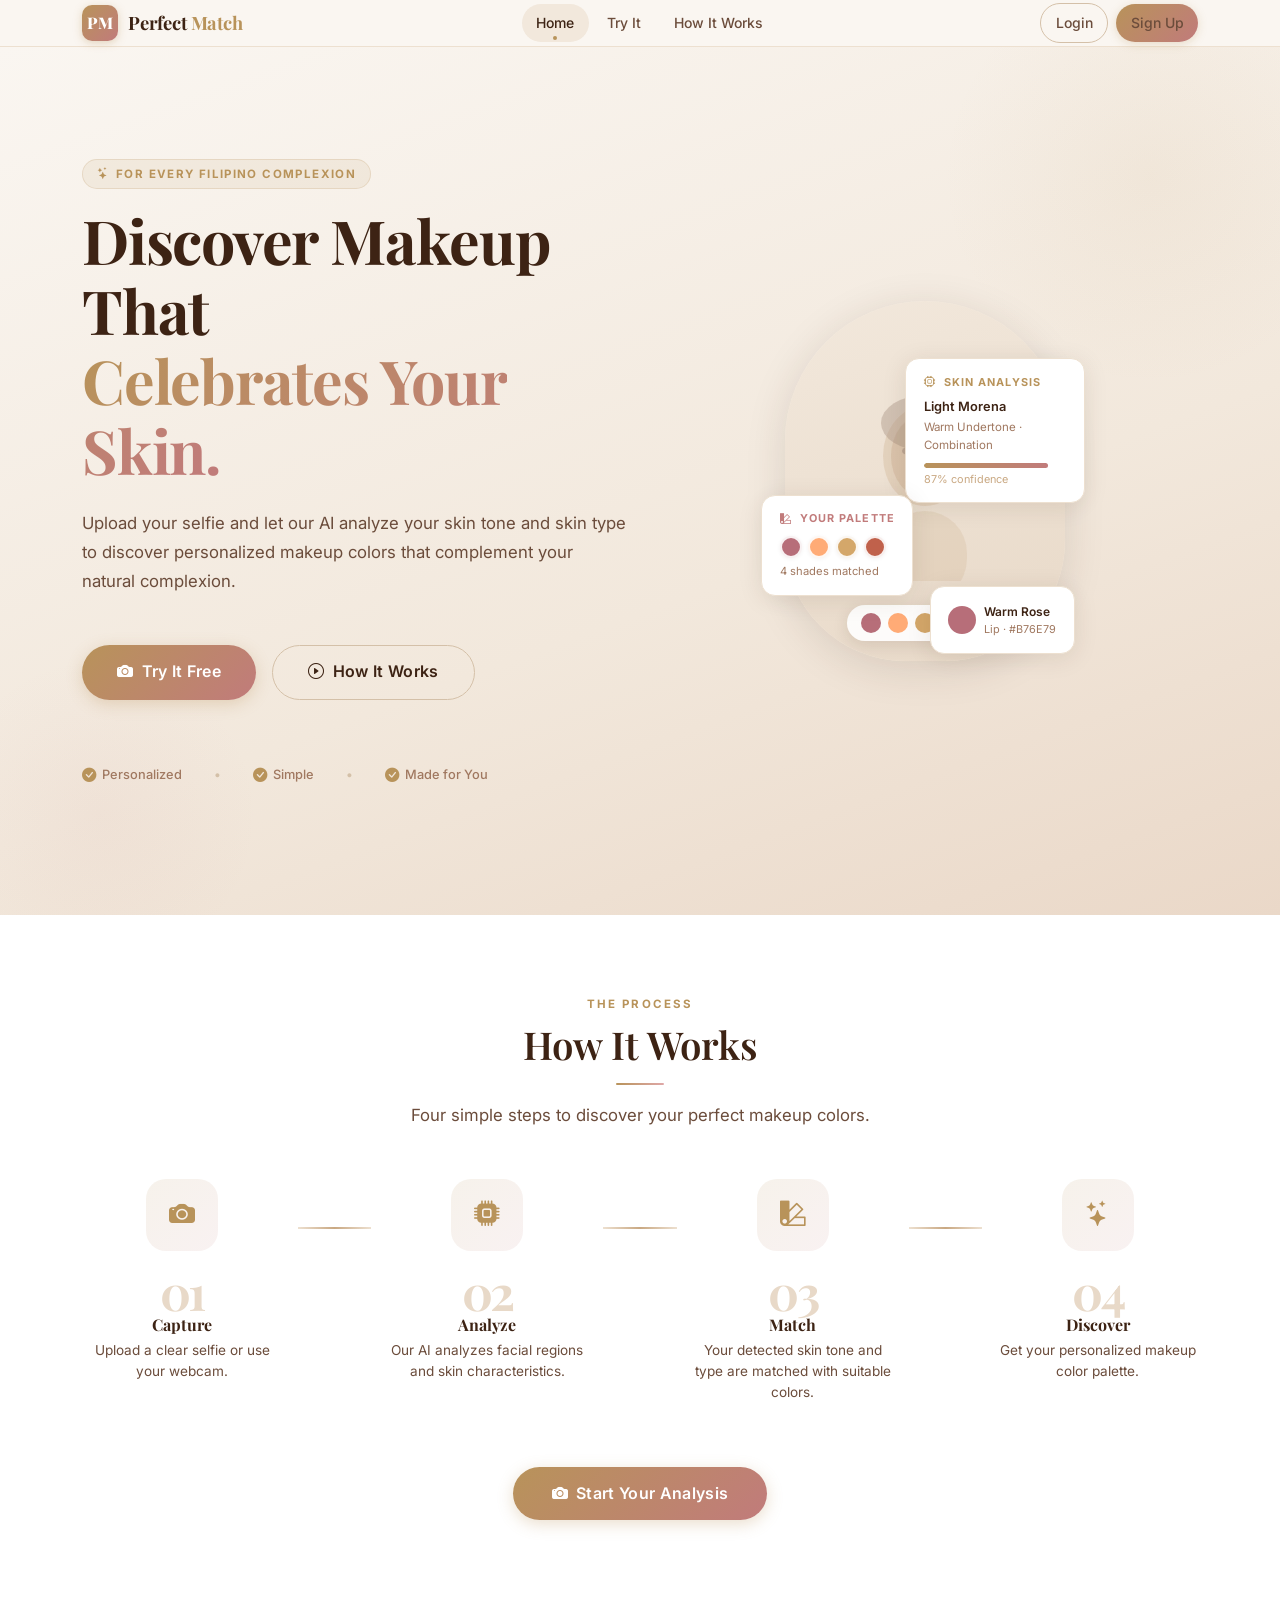
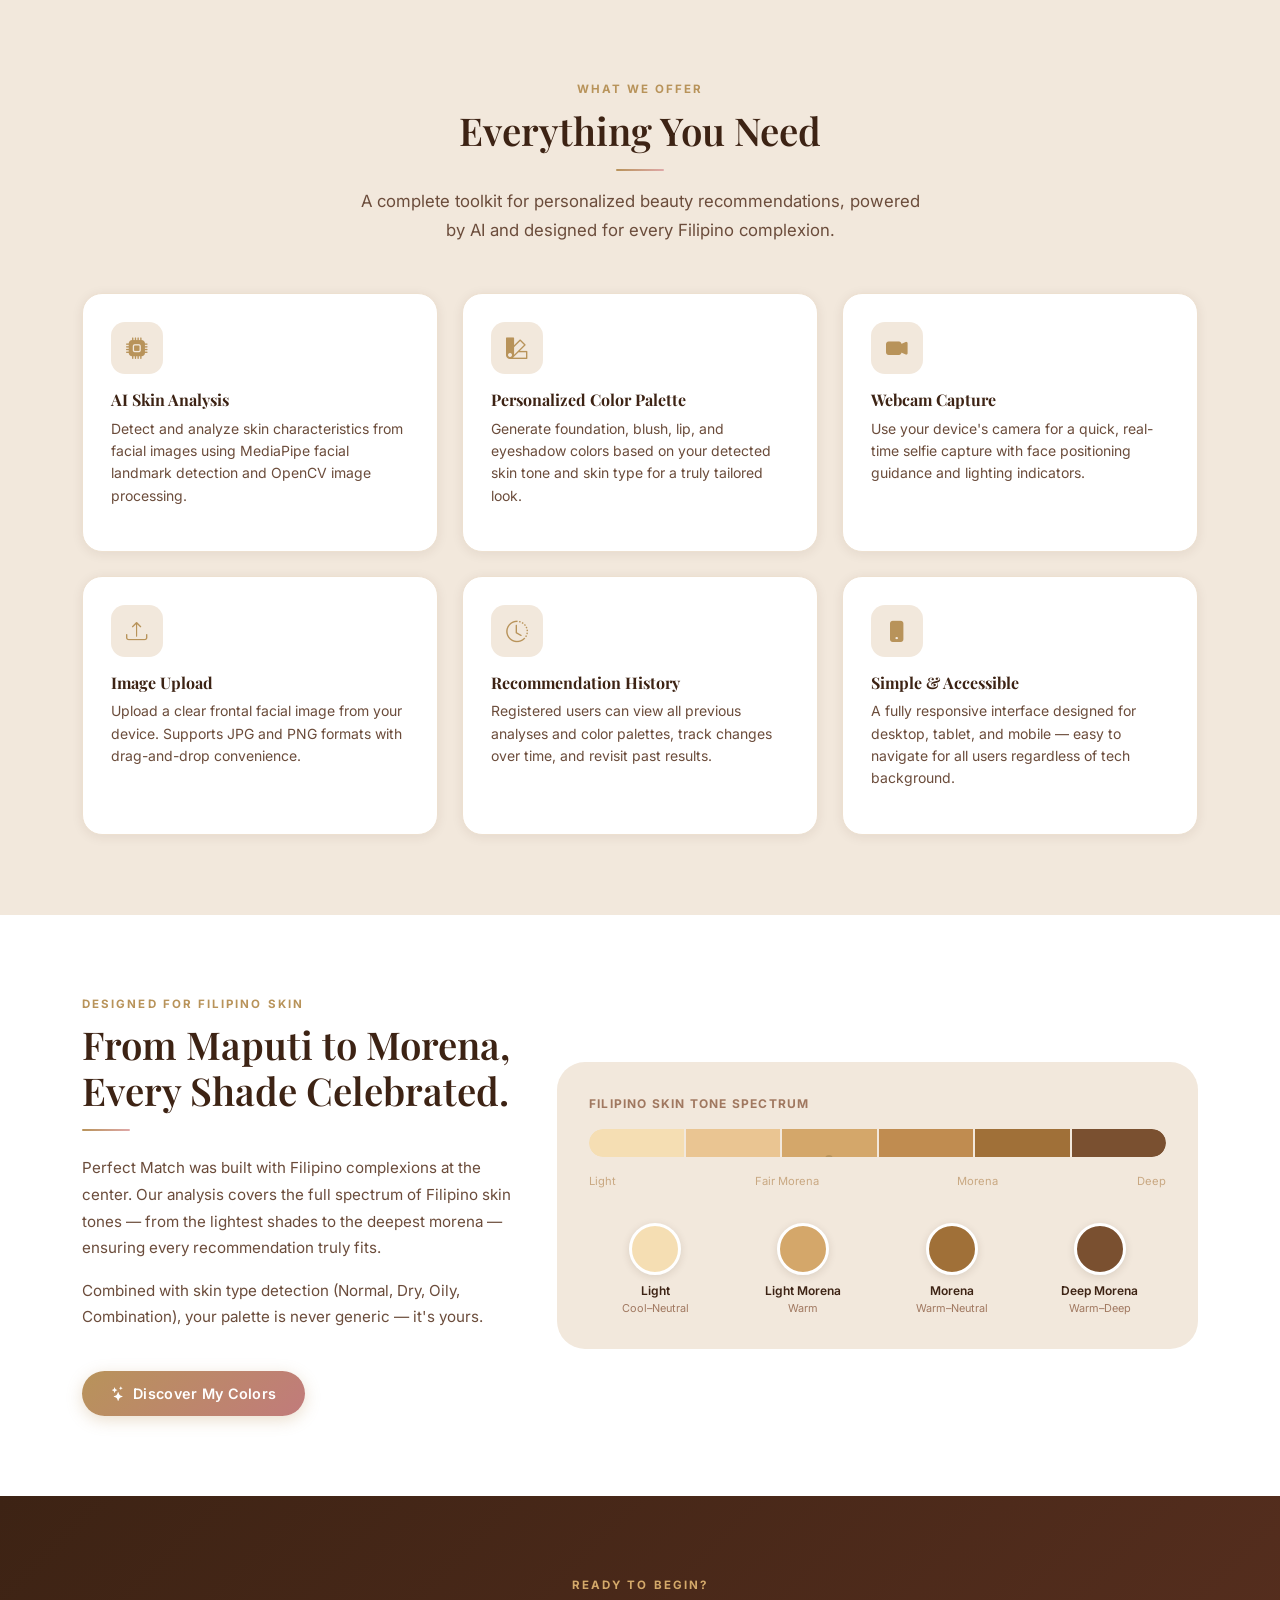
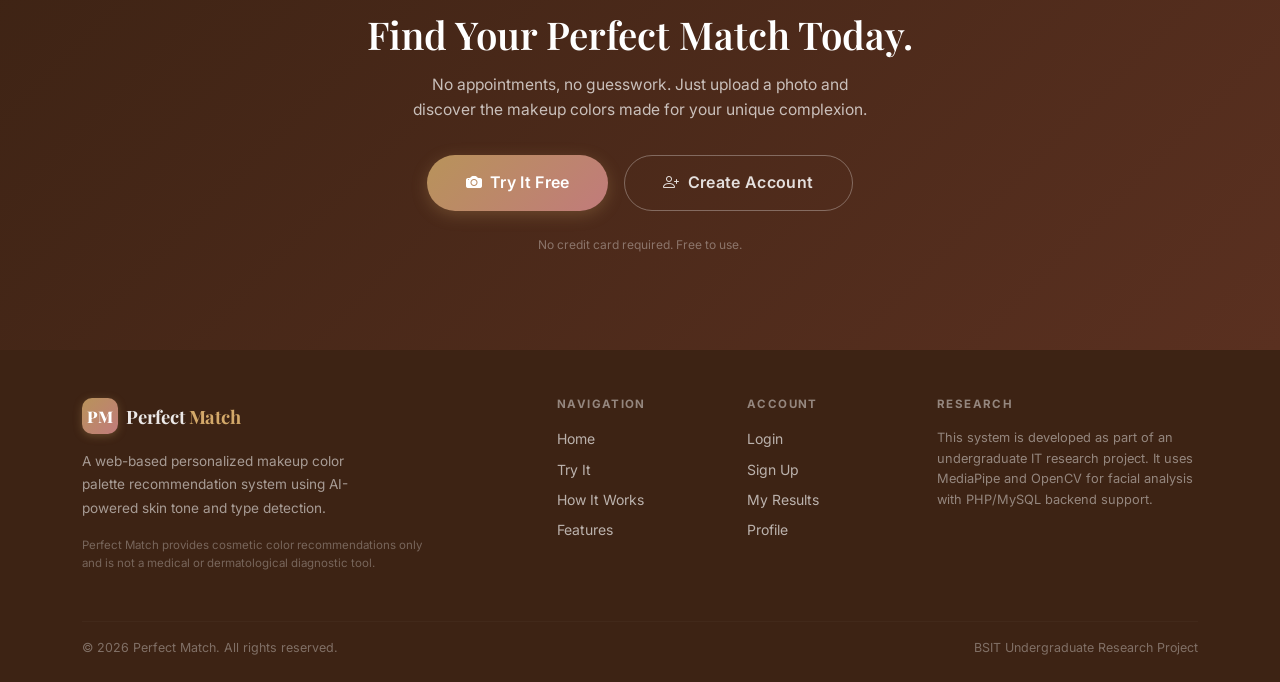
<file: perfect_match-main/frontend/index.html>
<!DOCTYPE html>
<html lang="en">
<head>
  <meta charset="UTF-8" />
  <meta name="viewport" content="width=device-width, initial-scale=1.0" />
  <title>Perfect Match — Personalized Makeup Color Palette</title>
  <meta name="description" content="Discover personalized makeup color palettes based on your detected skin tone and skin type. AI-powered beauty recommendations for every Filipino complexion." />
  <link rel="preconnect" href="https://fonts.googleapis.com" />
  <link rel="preconnect" href="https://fonts.gstatic.com" crossorigin />
  <link href="https://fonts.googleapis.com/css2?family=Playfair+Display:wght@400;600;700&family=Cormorant+Garamond:ital,wght@0,400;0,600;1,400&family=Inter:wght@400;500;600;700&display=swap" rel="stylesheet" />
  <link href="https://cdn.jsdelivr.net/npm/bootstrap@5.3.3/dist/css/bootstrap.min.css" rel="stylesheet" />
  <link href="https://cdn.jsdelivr.net/npm/bootstrap-icons@1.11.3/font/bootstrap-icons.min.css" rel="stylesheet" />
  <link href="assets/css/main.css" rel="stylesheet" />
</head>
<body>

<!-- ===================== NAVBAR ===================== -->
<nav class="pm-navbar navbar navbar-expand-lg">
  <div class="container">
    <a class="navbar-brand pm-navbar-brand" href="index.html">
      <div class="pm-logo-mark">PM</div>
      <span class="pm-logo-text">Perfect <span>Match</span></span>
    </a>
    <button class="navbar-toggler" type="button" data-bs-toggle="collapse" data-bs-target="#pmNavbar" aria-controls="pmNavbar" aria-expanded="false" aria-label="Toggle navigation">
      <span class="navbar-toggler-icon"></span>
    </button>
    <div class="collapse navbar-collapse" id="pmNavbar">
      <ul class="navbar-nav mx-auto gap-1">
        <li class="nav-item"><a class="nav-link active" href="index.html">Home</a></li>
        <li class="nav-item"><a class="nav-link" href="try-it.html">Try It</a></li>
        <li class="nav-item" data-show="auth"><a class="nav-link" href="history.html">My Results</a></li>
        <li class="nav-item"><a class="nav-link" href="#how-it-works">How It Works</a></li>
      </ul>
      <div class="d-flex align-items-center gap-2 mt-3 mt-lg-0">
        <!-- Guest links -->
        <a href="login.html" class="nav-link btn-nav-login" data-show="guest">Login</a>
        <a href="register.html" class="nav-link btn-nav-signup" data-show="guest">Sign Up</a>
        <!-- Auth links -->
        <div class="d-none align-items-center gap-2" data-show="auth" style="display:none!important;">
          <a href="history.html" class="btn-pm-ghost" style="font-size:0.875rem;">
            <i class="bi bi-clock-history"></i> My Results
          </a>
          <a href="profile.html" class="d-flex align-items-center gap-2 text-decoration-none">
            <div class="pm-logo-mark" style="width:30px;height:30px;font-size:0.75rem;" data-user-initials>A</div>
          </a>
        </div>
      </div>
    </div>
  </div>
</nav>

<!-- ===================== HERO ===================== -->
<section class="hero-section section-pad-lg" style="background: linear-gradient(160deg, #FAF6F1 0%, #F2E8DC 60%, #EAD8C8 100%); overflow:hidden; position:relative;">
  <!-- Background decoration -->
  <div style="position:absolute;top:-80px;right:-80px;width:420px;height:420px;border-radius:50%;background:radial-gradient(circle,rgba(184,147,90,0.07) 0%,transparent 70%);pointer-events:none;"></div>
  <div style="position:absolute;bottom:-60px;left:-60px;width:320px;height:320px;border-radius:50%;background:radial-gradient(circle,rgba(193,123,123,0.06) 0%,transparent 70%);pointer-events:none;"></div>

  <div class="container">
    <div class="row align-items-center gy-5">
      <!-- LEFT: Copy -->
      <div class="col-lg-6">
        <div class="animate-fade-up">
          <div class="pm-badge pm-badge-gold mb-3">
            <i class="bi bi-stars"></i> For Every Filipino Complexion
          </div>
        </div>
        <h1 class="display-headline mb-4 animate-fade-up animate-delay-1">
          Discover Makeup That<br>
          <span style="background:linear-gradient(135deg,var(--pm-gold),var(--pm-rose));-webkit-background-clip:text;-webkit-text-fill-color:transparent;background-clip:text;">Celebrates Your Skin.</span>
        </h1>
        <p class="lead-text mb-5 animate-fade-up animate-delay-2">
          Upload your selfie and let our AI analyze your skin tone and skin type to discover personalized makeup colors that complement your natural complexion.
        </p>
        <div class="d-flex flex-wrap gap-3 mb-5 animate-fade-up animate-delay-3">
          <a href="try-it.html" class="btn-pm-primary" style="font-size:1rem;padding:0.85rem 2.2rem;">
            <i class="bi bi-camera-fill"></i> Try It Free
          </a>
          <a href="#how-it-works" class="btn-pm-secondary" style="font-size:1rem;padding:0.85rem 2.2rem;">
            <i class="bi bi-play-circle"></i> How It Works
          </a>
        </div>
        <!-- Trust indicators -->
        <div class="trust-bar justify-content-start px-0 animate-fade-up animate-delay-4">
          <div class="trust-item"><i class="bi bi-check-circle-fill"></i> Personalized</div>
          <div class="trust-item" style="color:var(--border-mid);">•</div>
          <div class="trust-item"><i class="bi bi-check-circle-fill"></i> Simple</div>
          <div class="trust-item" style="color:var(--border-mid);">•</div>
          <div class="trust-item"><i class="bi bi-check-circle-fill"></i> Made for You</div>
        </div>
      </div>

      <!-- RIGHT: Visual -->
      <div class="col-lg-6 d-flex justify-content-center">
        <div class="hero-visual-wrap animate-fade animate-delay-2">
          <!-- Portrait placeholder -->
          <div class="hero-portrait-placeholder">
            <svg viewBox="0 0 160 200" fill="none" xmlns="http://www.w3.org/2000/svg">
              <ellipse cx="80" cy="75" rx="42" ry="50" fill="#C9A882" opacity="0.5"/>
              <ellipse cx="80" cy="75" rx="34" ry="42" fill="#B8906A" opacity="0.5"/>
              <rect x="38" y="130" width="84" height="90" rx="42" fill="#C9A882" opacity="0.35"/>
              <!-- Eyes -->
              <ellipse cx="63" cy="70" rx="6" ry="4" fill="#6B4C3B" opacity="0.6"/>
              <ellipse cx="97" cy="70" rx="6" ry="4" fill="#6B4C3B" opacity="0.6"/>
              <!-- Smile -->
              <path d="M65 95 Q80 108 95 95" stroke="#8B6252" stroke-width="2" fill="none" stroke-linecap="round" opacity="0.5"/>
              <!-- Hair -->
              <ellipse cx="80" cy="42" rx="44" ry="28" fill="#6B4C3B" opacity="0.4"/>
            </svg>
            <!-- Palette overlay at bottom -->
            <div style="position:absolute;bottom:20px;left:50%;transform:translateX(-50%);background:rgba(255,255,255,0.9);border-radius:20px;padding:8px 14px;display:flex;gap:7px;align-items:center;box-shadow:0 4px 16px rgba(61,35,20,0.12);">
              <div style="width:20px;height:20px;border-radius:50%;background:#B76E79;"></div>
              <div style="width:20px;height:20px;border-radius:50%;background:#FFAB76;"></div>
              <div style="width:20px;height:20px;border-radius:50%;background:#D4A76A;"></div>
              <div style="width:20px;height:20px;border-radius:50%;background:#8B6252;"></div>
              <div style="width:20px;height:20px;border-radius:50%;background:#C0614B;"></div>
            </div>
          </div>

          <!-- Float card 1: Skin analysis -->
          <div class="hero-float-card card-1">
            <div style="font-size:0.68rem;font-weight:700;letter-spacing:0.1em;text-transform:uppercase;color:var(--pm-gold);margin-bottom:6px;">
              <i class="bi bi-cpu me-1"></i> Skin Analysis
            </div>
            <div style="font-size:0.8rem;font-weight:600;color:var(--text-primary);">Light Morena</div>
            <div style="font-size:0.72rem;color:var(--text-muted);">Warm Undertone · Combination</div>
            <div class="pm-progress mt-2" style="height:5px;">
              <div class="pm-progress-bar" style="width:87%;"></div>
            </div>
            <div style="font-size:0.68rem;color:var(--text-light);margin-top:3px;">87% confidence</div>
          </div>

          <!-- Float card 2: Your palette -->
          <div class="hero-float-card card-2">
            <div style="font-size:0.68rem;font-weight:700;letter-spacing:0.1em;text-transform:uppercase;color:var(--pm-rose);margin-bottom:8px;">
              <i class="bi bi-palette2 me-1"></i> Your Palette
            </div>
            <div class="hero-swatch-row">
              <div class="hero-swatch-dot" style="background:#B76E79;" title="Warm Rose"></div>
              <div class="hero-swatch-dot" style="background:#FFAB76;" title="Warm Peach"></div>
              <div class="hero-swatch-dot" style="background:#D4A76A;" title="Golden Beige"></div>
              <div class="hero-swatch-dot" style="background:#C0614B;" title="Terracotta"></div>
            </div>
            <div style="font-size:0.7rem;color:var(--text-muted);margin-top:5px;">4 shades matched</div>
          </div>

          <!-- Float card 3: Recommendation -->
          <div class="hero-float-card card-3" style="max-width:160px;">
            <div style="display:flex;align-items:center;gap:8px;">
              <div style="width:28px;height:28px;border-radius:50%;background:#B76E79;flex-shrink:0;"></div>
              <div>
                <div style="font-size:0.75rem;font-weight:600;color:var(--text-primary);">Warm Rose</div>
                <div style="font-size:0.68rem;color:var(--text-muted);">Lip · #B76E79</div>
              </div>
            </div>
          </div>
        </div>
      </div>
    </div>
  </div>
</section>

<!-- ===================== HOW IT WORKS ===================== -->
<section class="section-pad" id="how-it-works" style="background:var(--pm-white);">
  <div class="container">
    <div class="text-center mb-5">
      <div class="eyebrow mb-2">The Process</div>
      <h2 class="section-title mb-3">How It Works</h2>
      <div class="divider divider-center mb-3"></div>
      <p class="lead-text mx-auto">Four simple steps to discover your perfect makeup colors.</p>
    </div>

    <!-- Steps Desktop -->
    <div class="d-none d-md-flex align-items-start justify-content-center gap-0 mb-3">
      <!-- Step 1 -->
      <div class="text-center animate-on-scroll" style="max-width:200px;">
        <div style="width:72px;height:72px;background:linear-gradient(135deg,rgba(184,147,90,0.12),rgba(193,123,123,0.1));border-radius:20px;display:flex;align-items:center;justify-content:center;margin:0 auto 1rem;font-size:1.6rem;color:var(--pm-gold);">
          <i class="bi bi-camera-fill"></i>
        </div>
        <div class="step-number">01</div>
        <h5 style="font-size:1rem;font-weight:700;margin-bottom:0.4rem;">Capture</h5>
        <p style="font-size:0.85rem;color:var(--text-secondary);line-height:1.55;">Upload a clear selfie or use your webcam.</p>
      </div>
      <div class="step-connector-line align-self-start mt-5"></div>
      <!-- Step 2 -->
      <div class="text-center animate-on-scroll" style="max-width:200px;">
        <div style="width:72px;height:72px;background:linear-gradient(135deg,rgba(184,147,90,0.12),rgba(193,123,123,0.1));border-radius:20px;display:flex;align-items:center;justify-content:center;margin:0 auto 1rem;font-size:1.6rem;color:var(--pm-gold);">
          <i class="bi bi-cpu-fill"></i>
        </div>
        <div class="step-number">02</div>
        <h5 style="font-size:1rem;font-weight:700;margin-bottom:0.4rem;">Analyze</h5>
        <p style="font-size:0.85rem;color:var(--text-secondary);line-height:1.55;">Our AI analyzes facial regions and skin characteristics.</p>
      </div>
      <div class="step-connector-line align-self-start mt-5"></div>
      <!-- Step 3 -->
      <div class="text-center animate-on-scroll" style="max-width:200px;">
        <div style="width:72px;height:72px;background:linear-gradient(135deg,rgba(184,147,90,0.12),rgba(193,123,123,0.1));border-radius:20px;display:flex;align-items:center;justify-content:center;margin:0 auto 1rem;font-size:1.6rem;color:var(--pm-gold);">
          <i class="bi bi-palette2"></i>
        </div>
        <div class="step-number">03</div>
        <h5 style="font-size:1rem;font-weight:700;margin-bottom:0.4rem;">Match</h5>
        <p style="font-size:0.85rem;color:var(--text-secondary);line-height:1.55;">Your detected skin tone and type are matched with suitable colors.</p>
      </div>
      <div class="step-connector-line align-self-start mt-5"></div>
      <!-- Step 4 -->
      <div class="text-center animate-on-scroll" style="max-width:200px;">
        <div style="width:72px;height:72px;background:linear-gradient(135deg,rgba(184,147,90,0.12),rgba(193,123,123,0.1));border-radius:20px;display:flex;align-items:center;justify-content:center;margin:0 auto 1rem;font-size:1.6rem;color:var(--pm-gold);">
          <i class="bi bi-stars"></i>
        </div>
        <div class="step-number">04</div>
        <h5 style="font-size:1rem;font-weight:700;margin-bottom:0.4rem;">Discover</h5>
        <p style="font-size:0.85rem;color:var(--text-secondary);line-height:1.55;">Get your personalized makeup color palette.</p>
      </div>
    </div>

    <!-- Steps Mobile -->
    <div class="d-md-none row g-3">
      <div class="col-6">
        <div class="pm-card pm-card-body text-center h-100">
          <div style="font-size:1.5rem;color:var(--pm-gold);margin-bottom:8px;"><i class="bi bi-camera-fill"></i></div>
          <div class="step-number" style="font-size:2rem;">01</div>
          <h6 class="fw-700 mb-1">Capture</h6>
          <p style="font-size:0.8rem;color:var(--text-secondary);">Upload a selfie or use your webcam.</p>
        </div>
      </div>
      <div class="col-6">
        <div class="pm-card pm-card-body text-center h-100">
          <div style="font-size:1.5rem;color:var(--pm-gold);margin-bottom:8px;"><i class="bi bi-cpu-fill"></i></div>
          <div class="step-number" style="font-size:2rem;">02</div>
          <h6 class="fw-700 mb-1">Analyze</h6>
          <p style="font-size:0.8rem;color:var(--text-secondary);">AI analyzes facial regions and skin.</p>
        </div>
      </div>
      <div class="col-6">
        <div class="pm-card pm-card-body text-center h-100">
          <div style="font-size:1.5rem;color:var(--pm-gold);margin-bottom:8px;"><i class="bi bi-palette2"></i></div>
          <div class="step-number" style="font-size:2rem;">03</div>
          <h6 class="fw-700 mb-1">Match</h6>
          <p style="font-size:0.8rem;color:var(--text-secondary);">Detected tone matched with colors.</p>
        </div>
      </div>
      <div class="col-6">
        <div class="pm-card pm-card-body text-center h-100">
          <div style="font-size:1.5rem;color:var(--pm-gold);margin-bottom:8px;"><i class="bi bi-stars"></i></div>
          <div class="step-number" style="font-size:2rem;">04</div>
          <h6 class="fw-700 mb-1">Discover</h6>
          <p style="font-size:0.8rem;color:var(--text-secondary);">Get your personalized palette.</p>
        </div>
      </div>
    </div>

    <div class="text-center mt-5">
      <a href="try-it.html" class="btn-pm-primary" style="font-size:1rem;padding:0.85rem 2.4rem;">
        <i class="bi bi-camera-fill"></i> Start Your Analysis
      </a>
    </div>
  </div>
</section>

<!-- ===================== FEATURES ===================== -->
<section class="section-pad bg-beige" id="features">
  <div class="container">
    <div class="text-center mb-5">
      <div class="eyebrow mb-2">What We Offer</div>
      <h2 class="section-title mb-3">Everything You Need</h2>
      <div class="divider divider-center mb-3"></div>
      <p class="lead-text mx-auto">A complete toolkit for personalized beauty recommendations, powered by AI and designed for every Filipino complexion.</p>
    </div>

    <div class="row g-4">
      <!-- Feature 1 -->
      <div class="col-md-6 col-lg-4 animate-on-scroll">
        <div class="pm-card pm-card-body h-100">
          <div class="feature-icon-box mb-3"><i class="bi bi-cpu-fill"></i></div>
          <h5 style="font-size:1rem;font-weight:700;margin-bottom:0.5rem;">AI Skin Analysis</h5>
          <p style="font-size:0.875rem;color:var(--text-secondary);line-height:1.6;">Detect and analyze skin characteristics from facial images using MediaPipe facial landmark detection and OpenCV image processing.</p>
        </div>
      </div>
      <!-- Feature 2 -->
      <div class="col-md-6 col-lg-4 animate-on-scroll">
        <div class="pm-card pm-card-body h-100">
          <div class="feature-icon-box mb-3"><i class="bi bi-palette2"></i></div>
          <h5 style="font-size:1rem;font-weight:700;margin-bottom:0.5rem;">Personalized Color Palette</h5>
          <p style="font-size:0.875rem;color:var(--text-secondary);line-height:1.6;">Generate foundation, blush, lip, and eyeshadow colors based on your detected skin tone and skin type for a truly tailored look.</p>
        </div>
      </div>
      <!-- Feature 3 -->
      <div class="col-md-6 col-lg-4 animate-on-scroll">
        <div class="pm-card pm-card-body h-100">
          <div class="feature-icon-box mb-3"><i class="bi bi-camera-video-fill"></i></div>
          <h5 style="font-size:1rem;font-weight:700;margin-bottom:0.5rem;">Webcam Capture</h5>
          <p style="font-size:0.875rem;color:var(--text-secondary);line-height:1.6;">Use your device's camera for a quick, real-time selfie capture with face positioning guidance and lighting indicators.</p>
        </div>
      </div>
      <!-- Feature 4 -->
      <div class="col-md-6 col-lg-4 animate-on-scroll">
        <div class="pm-card pm-card-body h-100">
          <div class="feature-icon-box mb-3"><i class="bi bi-upload"></i></div>
          <h5 style="font-size:1rem;font-weight:700;margin-bottom:0.5rem;">Image Upload</h5>
          <p style="font-size:0.875rem;color:var(--text-secondary);line-height:1.6;">Upload a clear frontal facial image from your device. Supports JPG and PNG formats with drag-and-drop convenience.</p>
        </div>
      </div>
      <!-- Feature 5 -->
      <div class="col-md-6 col-lg-4 animate-on-scroll">
        <div class="pm-card pm-card-body h-100">
          <div class="feature-icon-box mb-3"><i class="bi bi-clock-history"></i></div>
          <h5 style="font-size:1rem;font-weight:700;margin-bottom:0.5rem;">Recommendation History</h5>
          <p style="font-size:0.875rem;color:var(--text-secondary);line-height:1.6;">Registered users can view all previous analyses and color palettes, track changes over time, and revisit past results.</p>
        </div>
      </div>
      <!-- Feature 6 -->
      <div class="col-md-6 col-lg-4 animate-on-scroll">
        <div class="pm-card pm-card-body h-100">
          <div class="feature-icon-box mb-3"><i class="bi bi-phone-fill"></i></div>
          <h5 style="font-size:1rem;font-weight:700;margin-bottom:0.5rem;">Simple &amp; Accessible</h5>
          <p style="font-size:0.875rem;color:var(--text-secondary);line-height:1.6;">A fully responsive interface designed for desktop, tablet, and mobile — easy to navigate for all users regardless of tech background.</p>
        </div>
      </div>
    </div>
  </div>
</section>

<!-- ===================== SKIN TONE SHOWCASE ===================== -->
<section class="section-pad" style="background:var(--pm-white);">
  <div class="container">
    <div class="row align-items-center gy-5">
      <div class="col-lg-5 animate-on-scroll">
        <div class="eyebrow mb-2">Designed for Filipino Skin</div>
        <h2 class="section-title mb-3">From Maputi to Morena,<br>Every Shade Celebrated.</h2>
        <div class="divider mb-4"></div>
        <p style="color:var(--text-secondary);line-height:1.75;font-size:0.95rem;">
          Perfect Match was built with Filipino complexions at the center. Our analysis covers the full spectrum of Filipino skin tones — from the lightest shades to the deepest morena — ensuring every recommendation truly fits.
        </p>
        <p style="color:var(--text-secondary);line-height:1.75;font-size:0.95rem;margin-top:1rem;">
          Combined with skin type detection (Normal, Dry, Oily, Combination), your palette is never generic — it's yours.
        </p>
        <a href="try-it.html" class="btn-pm-primary mt-4 d-inline-flex">
          <i class="bi bi-stars"></i> Discover My Colors
        </a>
      </div>
      <div class="col-lg-7 animate-on-scroll">
        <div style="background:var(--bg-soft);border-radius:var(--radius-xl);padding:2rem;">
          <div class="mb-3">
            <div style="font-size:0.75rem;font-weight:700;letter-spacing:0.1em;text-transform:uppercase;color:var(--text-muted);margin-bottom:1rem;">Filipino Skin Tone Spectrum</div>
            <div class="skin-tone-scale mb-3" style="height:28px;">
              <div class="skin-tone-scale-item" style="background:#F5DEB3;border-radius:14px 0 0 14px;" title="Light"></div>
              <div class="skin-tone-scale-item" style="background:#EAC592;" title="Fair Morena"></div>
              <div class="skin-tone-scale-item current" style="background:#D4A76A;" title="Light Morena — Example"></div>
              <div class="skin-tone-scale-item" style="background:#C08C50;" title="Morena"></div>
              <div class="skin-tone-scale-item" style="background:#A07038;" title="Dark Morena"></div>
              <div class="skin-tone-scale-item" style="background:#7A5030;border-radius:0 14px 14px 0;" title="Deep"></div>
            </div>
            <div style="display:flex;justify-content:space-between;font-size:0.7rem;color:var(--text-light);">
              <span>Light</span><span>Fair Morena</span><span>Morena</span><span>Deep</span>
            </div>
          </div>
          <div class="row g-3 mt-1">
            <div class="col-6 col-md-3">
              <div style="text-align:center;">
                <div style="width:52px;height:52px;border-radius:50%;background:#F5DEB3;margin:0 auto 6px;border:3px solid white;box-shadow:0 2px 8px rgba(61,35,20,0.12);"></div>
                <div style="font-size:0.75rem;font-weight:600;color:var(--text-primary);">Light</div>
                <div style="font-size:0.68rem;color:var(--text-muted);">Cool–Neutral</div>
              </div>
            </div>
            <div class="col-6 col-md-3">
              <div style="text-align:center;">
                <div style="width:52px;height:52px;border-radius:50%;background:#D4A76A;margin:0 auto 6px;border:3px solid white;box-shadow:0 2px 8px rgba(61,35,20,0.12);"></div>
                <div style="font-size:0.75rem;font-weight:600;color:var(--text-primary);">Light Morena</div>
                <div style="font-size:0.68rem;color:var(--text-muted);">Warm</div>
              </div>
            </div>
            <div class="col-6 col-md-3">
              <div style="text-align:center;">
                <div style="width:52px;height:52px;border-radius:50%;background:#A07038;margin:0 auto 6px;border:3px solid white;box-shadow:0 2px 8px rgba(61,35,20,0.12);"></div>
                <div style="font-size:0.75rem;font-weight:600;color:var(--text-primary);">Morena</div>
                <div style="font-size:0.68rem;color:var(--text-muted);">Warm–Neutral</div>
              </div>
            </div>
            <div class="col-6 col-md-3">
              <div style="text-align:center;">
                <div style="width:52px;height:52px;border-radius:50%;background:#7A5030;margin:0 auto 6px;border:3px solid white;box-shadow:0 2px 8px rgba(61,35,20,0.12);"></div>
                <div style="font-size:0.75rem;font-weight:600;color:var(--text-primary);">Deep Morena</div>
                <div style="font-size:0.68rem;color:var(--text-muted);">Warm–Deep</div>
              </div>
            </div>
          </div>
        </div>
      </div>
    </div>
  </div>
</section>

<!-- ===================== CTA BANNER ===================== -->
<section class="section-pad" style="background:linear-gradient(135deg,var(--pm-brown-dark) 0%,#5A3020 100%);color:white;">
  <div class="container text-center">
    <div class="eyebrow mb-3" style="color:var(--pm-gold-light);">Ready to Begin?</div>
    <h2 class="section-title mb-3" style="color:white;">Find Your Perfect Match Today.</h2>
    <p style="color:rgba(255,255,255,0.7);font-size:0.975rem;max-width:48ch;margin:0 auto 2rem;">No appointments, no guesswork. Just upload a photo and discover the makeup colors made for your unique complexion.</p>
    <div class="d-flex flex-wrap gap-3 justify-content-center">
      <a href="try-it.html" class="btn-pm-primary" style="font-size:1rem;padding:0.9rem 2.4rem;">
        <i class="bi bi-camera-fill"></i> Try It Free
      </a>
      <a href="register.html" class="btn-pm-secondary" style="border-color:rgba(255,255,255,0.3);color:rgba(255,255,255,0.85);font-size:1rem;padding:0.9rem 2.4rem;">
        <i class="bi bi-person-plus"></i> Create Account
      </a>
    </div>
    <p style="color:rgba(255,255,255,0.35);font-size:0.75rem;margin-top:1.5rem;">No credit card required. Free to use.</p>
  </div>
</section>

<!-- ===================== FOOTER ===================== -->
<footer class="pm-footer">
  <div class="container">
    <div class="row gy-4">
      <div class="col-lg-4">
        <div class="pm-footer-logo d-flex align-items-center gap-2 mb-3">
          <div class="pm-logo-mark">PM</div>
          <span class="pm-logo-text">Perfect <span>Match</span></span>
        </div>
        <p style="font-size:0.85rem;color:rgba(255,255,255,0.55);line-height:1.7;max-width:280px;">
          A web-based personalized makeup color palette recommendation system using AI-powered skin tone and type detection.
        </p>
        <p class="disclaimer-text mt-3">
          Perfect Match provides cosmetic color recommendations only and is not a medical or dermatological diagnostic tool.
        </p>
      </div>
      <div class="col-6 col-lg-2 offset-lg-1">
        <h6>Navigation</h6>
        <a href="index.html">Home</a>
        <a href="try-it.html">Try It</a>
        <a href="#how-it-works">How It Works</a>
        <a href="#features">Features</a>
      </div>
      <div class="col-6 col-lg-2">
        <h6>Account</h6>
        <a href="login.html">Login</a>
        <a href="register.html">Sign Up</a>
        <a href="history.html">My Results</a>
        <a href="profile.html">Profile</a>
      </div>
      <div class="col-lg-3">
        <h6>Research</h6>
        <p style="font-size:0.8rem;color:rgba(255,255,255,0.45);line-height:1.6;">
          This system is developed as part of an undergraduate IT research project. It uses MediaPipe and OpenCV for facial analysis with PHP/MySQL backend support.
        </p>
      </div>
    </div>
    <hr class="pm-footer-divider" />
    <div class="d-flex flex-wrap justify-content-between align-items-center gap-2 pm-footer-bottom">
      <span>© 2026 Perfect Match. All rights reserved.</span>
      <span>BSIT Undergraduate Research Project</span>
    </div>
  </div>
</footer>

<script src="https://cdn.jsdelivr.net/npm/bootstrap@5.3.3/dist/js/bootstrap.bundle.min.js"></script>
<script src="assets/js/app.js"></script>
</body>
</html>
</file>
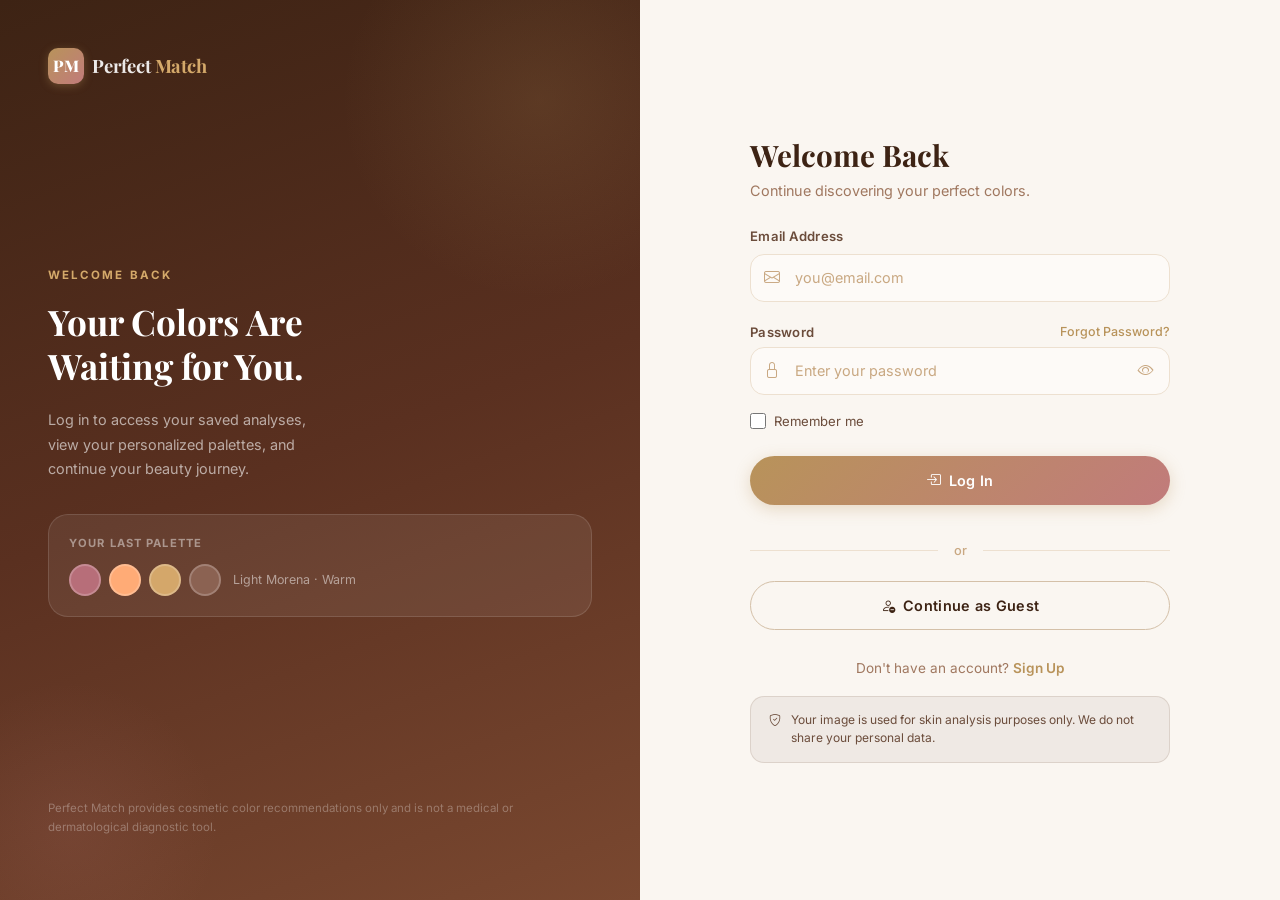
<file: perfect_match-main/frontend/login.html>
<!DOCTYPE html>
<html lang="en">
<head>
  <meta charset="UTF-8" />
  <meta name="viewport" content="width=device-width, initial-scale=1.0" />
  <title>Login — Perfect Match</title>
  <meta name="description" content="Log in to your Perfect Match account to view your personalized makeup color history." />
  <link rel="preconnect" href="https://fonts.googleapis.com" />
  <link rel="preconnect" href="https://fonts.gstatic.com" crossorigin />
  <link href="https://fonts.googleapis.com/css2?family=Playfair+Display:wght@400;600;700&family=Cormorant+Garamond:ital,wght@0,400;1,400&family=Inter:wght@400;500;600;700&display=swap" rel="stylesheet" />
  <link href="https://cdn.jsdelivr.net/npm/bootstrap@5.3.3/dist/css/bootstrap.min.css" rel="stylesheet" />
  <link href="https://cdn.jsdelivr.net/npm/bootstrap-icons@1.11.3/font/bootstrap-icons.min.css" rel="stylesheet" />
  <link href="assets/css/main.css" rel="stylesheet" />
  <style>
    .auth-page {
      min-height: 100vh;
      display: grid;
      grid-template-columns: 1fr 1fr;
    }
    .auth-panel-left {
      background: linear-gradient(160deg, var(--pm-brown-dark) 0%, #5A3020 50%, #7A4830 100%);
      display: flex;
      flex-direction: column;
      justify-content: space-between;
      padding: 3rem;
      position: relative;
      overflow: hidden;
    }
    .auth-panel-left::before {
      content: '';
      position: absolute;
      top: -100px; right: -100px;
      width: 400px; height: 400px;
      border-radius: 50%;
      background: radial-gradient(circle, rgba(184,147,90,0.15) 0%, transparent 70%);
      pointer-events: none;
    }
    .auth-panel-left::after {
      content: '';
      position: absolute;
      bottom: -80px; left: -80px;
      width: 300px; height: 300px;
      border-radius: 50%;
      background: radial-gradient(circle, rgba(193,123,123,0.12) 0%, transparent 70%);
      pointer-events: none;
    }
    .auth-panel-right {
      display: flex;
      align-items: center;
      justify-content: center;
      padding: 3rem 2rem;
      background: var(--bg-main);
      overflow-y: auto;
    }
    .auth-card {
      width: 100%;
      max-width: 420px;
    }
    @media (max-width: 767px) {
      .auth-page { grid-template-columns: 1fr; }
      .auth-panel-left { display: none; }
      .auth-panel-right { min-height: 100vh; padding: 2rem 1.5rem; }
    }
  </style>
</head>
<body>

<div class="auth-page">

  <!-- ===== LEFT PANEL ===== -->
  <div class="auth-panel-left">
    <!-- Logo -->
    <a href="index.html" class="d-flex align-items-center gap-2 text-decoration-none">
      <div class="pm-logo-mark">PM</div>
      <span class="pm-logo-text" style="color:rgba(255,255,255,0.9);">Perfect <span style="color:var(--pm-gold-light);">Match</span></span>
    </a>

    <!-- Center content -->
    <div style="position:relative;z-index:1;">
      <div class="eyebrow mb-3" style="color:var(--pm-gold-light);">Welcome Back</div>
      <h2 style="font-family:var(--font-display);font-size:clamp(1.6rem,3vw,2.2rem);color:white;font-weight:700;line-height:1.25;margin-bottom:1.25rem;">
        Your Colors Are<br>Waiting for You.
      </h2>
      <p style="color:rgba(255,255,255,0.6);font-size:0.9rem;line-height:1.7;max-width:30ch;">
        Log in to access your saved analyses, view your personalized palettes, and continue your beauty journey.
      </p>

      <!-- Sample palette teaser -->
      <div style="margin-top:2rem;background:rgba(255,255,255,0.07);border:1px solid rgba(255,255,255,0.12);border-radius:var(--radius-lg);padding:1.25rem;">
        <div style="font-size:0.7rem;font-weight:700;letter-spacing:0.1em;text-transform:uppercase;color:rgba(255,255,255,0.45);margin-bottom:0.75rem;">Your Last Palette</div>
        <div style="display:flex;gap:8px;align-items:center;">
          <div style="width:32px;height:32px;border-radius:50%;background:#B76E79;border:2px solid rgba(255,255,255,0.2);"></div>
          <div style="width:32px;height:32px;border-radius:50%;background:#FFAB76;border:2px solid rgba(255,255,255,0.2);"></div>
          <div style="width:32px;height:32px;border-radius:50%;background:#D4A76A;border:2px solid rgba(255,255,255,0.2);"></div>
          <div style="width:32px;height:32px;border-radius:50%;background:#8B6252;border:2px solid rgba(255,255,255,0.2);"></div>
          <span style="font-size:0.78rem;color:rgba(255,255,255,0.5);margin-left:4px;">Light Morena · Warm</span>
        </div>
      </div>
    </div>

    <!-- Bottom note -->
    <p style="font-size:0.72rem;color:rgba(255,255,255,0.3);line-height:1.6;position:relative;z-index:1;">
      Perfect Match provides cosmetic color recommendations only and is not a medical or dermatological diagnostic tool.
    </p>
  </div>

  <!-- ===== RIGHT PANEL ===== -->
  <div class="auth-panel-right">
    <div class="auth-card">

      <!-- Mobile logo (shown only on mobile) -->
      <div class="d-flex d-md-none align-items-center gap-2 mb-4">
        <div class="pm-logo-mark">PM</div>
        <span class="pm-logo-text">Perfect <span>Match</span></span>
      </div>

      <div class="mb-4">
        <h1 style="font-family:var(--font-display);font-size:1.85rem;font-weight:700;color:var(--text-primary);margin-bottom:0.4rem;">Welcome Back</h1>
        <p style="color:var(--text-muted);font-size:0.9rem;">Continue discovering your perfect colors.</p>
      </div>

      <!-- Login Form -->
      <form id="loginForm" novalidate>
        <div class="pm-form-group">
          <label class="pm-label" for="loginEmail">Email Address</label>
          <div class="pm-input-icon-wrap">
            <i class="bi bi-envelope pm-input-icon"></i>
            <input
              type="email"
              class="pm-input"
              id="loginEmail"
              placeholder="you@email.com"
              autocomplete="email"
              data-validate="required|email"
            />
          </div>
          <span class="pm-field-error" data-error-for="loginEmail"></span>
        </div>

        <div class="pm-form-group">
          <div class="d-flex justify-content-between align-items-center mb-1">
            <label class="pm-label mb-0" for="loginPassword">Password</label>
            <a href="#" class="text-decoration-none" style="font-size:0.78rem;color:var(--pm-gold);font-weight:500;" id="forgotPasswordLink">Forgot Password?</a>
          </div>
          <div class="pm-input-icon-wrap">
            <i class="bi bi-lock pm-input-icon"></i>
            <input
              type="password"
              class="pm-input"
              id="loginPassword"
              placeholder="Enter your password"
              autocomplete="current-password"
              data-validate="required"
              style="padding-right:2.75rem;"
            />
            <button type="button" class="pm-password-toggle" title="Show/hide password">
              <i class="bi bi-eye"></i>
            </button>
          </div>
          <span class="pm-field-error" data-error-for="loginPassword"></span>
        </div>

        <!-- Remember me -->
        <div class="d-flex align-items-center gap-2 mb-4" style="margin-top:-0.25rem;">
          <input type="checkbox" id="rememberMe" style="width:16px;height:16px;accent-color:var(--pm-gold);cursor:pointer;" />
          <label for="rememberMe" style="font-size:0.82rem;color:var(--text-secondary);cursor:pointer;margin:0;">Remember me</label>
        </div>

        <!-- Error alert (shown on failed login) -->
        <div class="pm-alert pm-alert-error mb-3" id="loginError" style="display:none;">
          <i class="bi bi-exclamation-circle-fill flex-shrink-0"></i>
          <span id="loginErrorMsg">Invalid email or password. Please try again.</span>
        </div>

        <button type="submit" class="btn-pm-primary w-100 justify-content-center mb-3" style="padding:0.8rem;">
          <i class="bi bi-box-arrow-in-right"></i> Log In
        </button>

        <div class="divider-text">or</div>

        <a href="try-it.html" class="btn-pm-secondary w-100 justify-content-center" style="padding:0.75rem;">
          <i class="bi bi-person-dash"></i> Continue as Guest
        </a>
      </form>

      <!-- Sign up link -->
      <p style="text-align:center;font-size:0.85rem;color:var(--text-muted);margin-top:1.75rem;">
        Don't have an account?
        <a href="register.html" style="color:var(--pm-gold);font-weight:600;text-decoration:none;">Sign Up</a>
      </p>

      <!-- Privacy notice -->
      <div class="pm-alert pm-alert-info mt-3" style="font-size:0.75rem;">
        <i class="bi bi-shield-check flex-shrink-0"></i>
        <span>Your image is used for skin analysis purposes only. We do not share your personal data.</span>
      </div>
    </div>
  </div>
</div>

<!-- Forgot Password Modal -->
<div class="modal fade" id="forgotModal" tabindex="-1" aria-labelledby="forgotModalLabel" aria-hidden="true">
  <div class="modal-dialog modal-dialog-centered" style="max-width:420px;">
    <div class="modal-content" style="border-radius:var(--radius-xl);border:1px solid var(--border-light);box-shadow:var(--shadow-xl);">
      <div class="modal-header" style="border-bottom:1px solid var(--border-light);padding:1.5rem 1.75rem 1rem;">
        <h5 class="modal-title" id="forgotModalLabel" style="font-family:var(--font-display);font-size:1.2rem;color:var(--text-primary);">Reset Password</h5>
        <button type="button" class="btn-close" data-bs-dismiss="modal" aria-label="Close" style="opacity:0.4;"></button>
      </div>
      <div class="modal-body" style="padding:1.25rem 1.75rem;">
        <p style="font-size:0.875rem;color:var(--text-secondary);margin-bottom:1.25rem;">Enter your email address and we'll send you a link to reset your password.</p>
        <div class="pm-form-group mb-0">
          <label class="pm-label" for="resetEmail">Email Address</label>
          <div class="pm-input-icon-wrap">
            <i class="bi bi-envelope pm-input-icon"></i>
            <input type="email" class="pm-input" id="resetEmail" placeholder="you@email.com" />
          </div>
        </div>
      </div>
      <div class="modal-footer" style="border-top:1px solid var(--border-light);padding:1rem 1.75rem 1.5rem;gap:0.75rem;">
        <button type="button" class="btn-pm-ghost" data-bs-dismiss="modal">Cancel</button>
        <button type="button" class="btn-pm-primary" id="sendResetBtn">
          <i class="bi bi-send"></i> Send Reset Link
        </button>
      </div>
    </div>
  </div>
</div>

<script src="https://cdn.jsdelivr.net/npm/bootstrap@5.3.3/dist/js/bootstrap.bundle.min.js"></script>
<script src="assets/js/app.js"></script>
<script>
  // Login page logic
  const loginForm = document.getElementById('loginForm');
  const loginError = document.getElementById('loginError');
  const loginErrorMsg = document.getElementById('loginErrorMsg');

  loginForm.addEventListener('submit', async function(e) {
    e.preventDefault();
    loginError.style.display = 'none';
    if (!FormUtils.validate(loginForm)) return;

    const email    = document.getElementById('loginEmail').value.trim();
    const password = document.getElementById('loginPassword').value;
    const btn      = loginForm.querySelector('[type="submit"]');

    btn.innerHTML = '<span class="pm-spinner sm" style="border-color:rgba(255,255,255,0.3);border-top-color:white;border-right-color:rgba(255,255,255,0.6);"></span> Logging in…';
    btn.disabled = true;

    try {
      // Ask Flask to check the email + password against the database
      const res = await fetch('/api/login', {
        method: 'POST',
        headers: { 'Content-Type': 'application/json' },
        body: JSON.stringify({ email: email, password: password })
      });
      const data = await res.json();

      if (res.ok) {
        Auth.login(data.user);
        showToast('Welcome back! Redirecting…', 'success');
        setTimeout(() => { window.location.href = 'history.html'; }, 900);
        return;
      }

      btn.innerHTML = '<i class="bi bi-box-arrow-in-right"></i> Log In';
      btn.disabled = false;
      loginError.style.display = 'flex';
      loginErrorMsg.textContent = data.error || 'Invalid email or password. Please try again.';
    } catch (problem) {
      btn.innerHTML = '<i class="bi bi-box-arrow-in-right"></i> Log In';
      btn.disabled = false;
      loginError.style.display = 'flex';
      loginErrorMsg.textContent = 'Cannot reach the server. Is app.py running? Open the site at http://127.0.0.1:5000';
    }
  });

  // Forgot password modal
  document.getElementById('forgotPasswordLink').addEventListener('click', function(e) {
    e.preventDefault();
    new bootstrap.Modal(document.getElementById('forgotModal')).show();
  });

  document.getElementById('sendResetBtn').addEventListener('click', function() {
    const email = document.getElementById('resetEmail').value.trim();
    if (!email || !/^[^\s@]+@[^\s@]+\.[^\s@]+$/.test(email)) {
      showToast('Please enter a valid email address.', 'error');
      return;
    }
    bootstrap.Modal.getInstance(document.getElementById('forgotModal')).hide();
    showToast('Reset link sent! Please check your email.', 'success');
  });
</script>
</body>
</html>
</file>
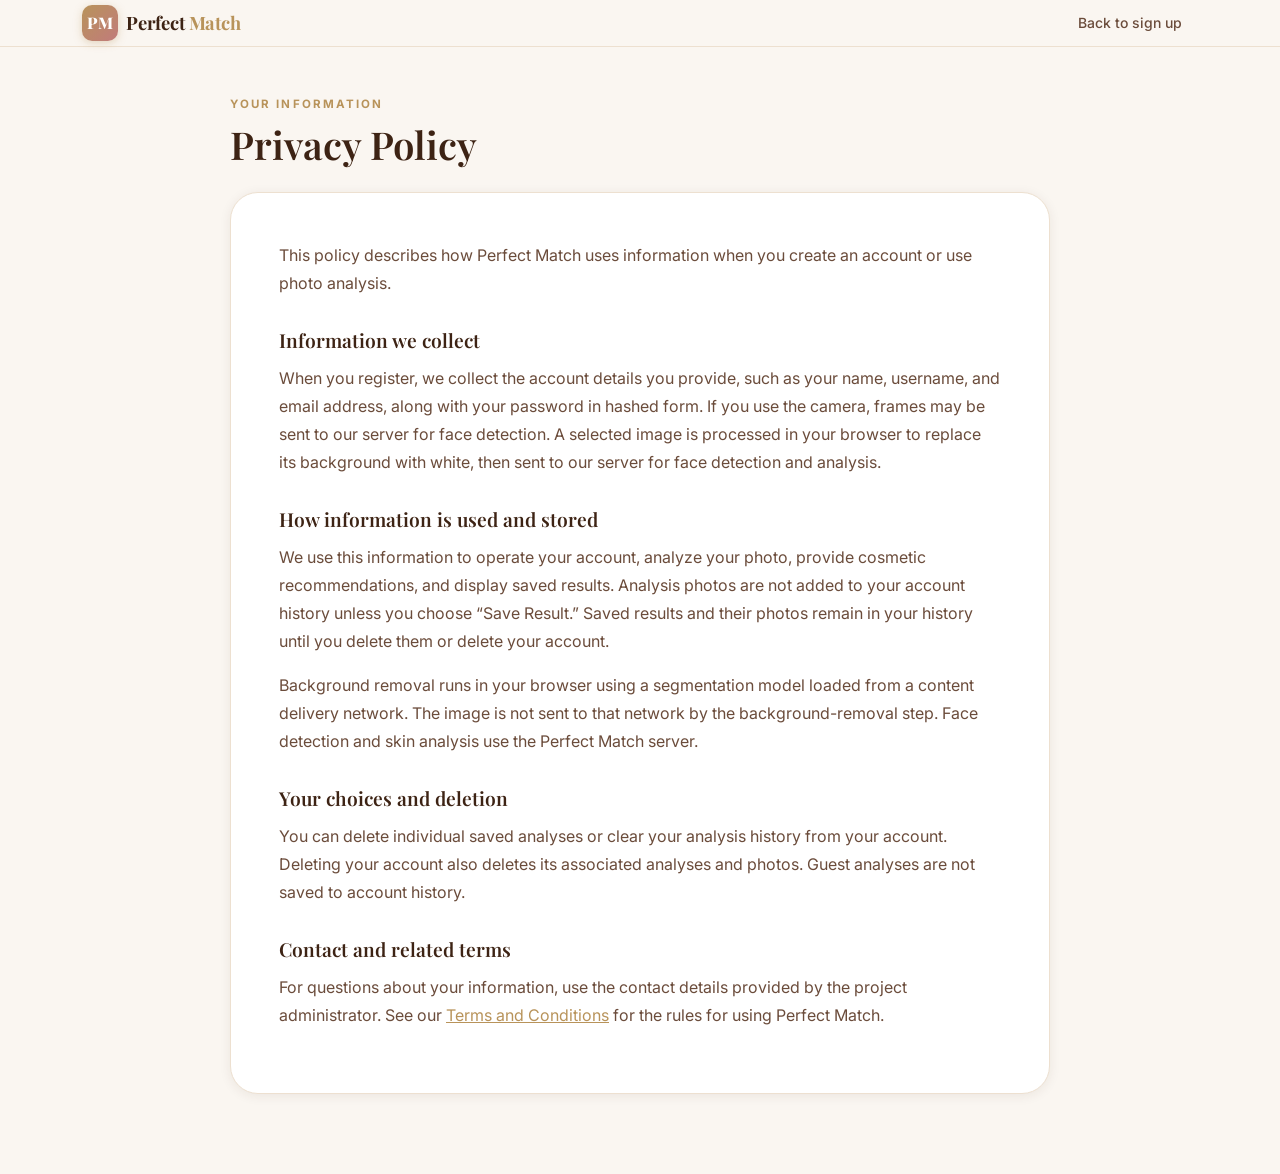
<file: perfect_match-main/frontend/privacy-policy.html>
<!DOCTYPE html>
<html lang="en">
<head>
  <meta charset="UTF-8" />
  <meta name="viewport" content="width=device-width, initial-scale=1.0" />
  <title>Privacy Policy — Perfect Match</title>
  <link rel="preconnect" href="https://fonts.googleapis.com" />
  <link rel="preconnect" href="https://fonts.gstatic.com" crossorigin />
  <link href="https://fonts.googleapis.com/css2?family=Playfair+Display:wght@400;600;700&family=Inter:wght@400;500;600;700&display=swap" rel="stylesheet" />
  <link href="https://cdn.jsdelivr.net/npm/bootstrap@5.3.3/dist/css/bootstrap.min.css" rel="stylesheet" />
  <link href="assets/css/main.css" rel="stylesheet" />
  <style>
    .legal-page { min-height: 100vh; background: var(--bg-main); }
    .legal-content { max-width: 860px; margin: 0 auto; padding: 3rem 1.25rem 5rem; }
    .legal-card { background: var(--pm-white); border: 1px solid var(--border-light); border-radius: var(--radius-xl); padding: clamp(1.5rem, 4vw, 3rem); box-shadow: var(--shadow-sm); }
    .legal-card h2 { margin-top: 2rem; margin-bottom: 0.75rem; font-size: 1.2rem; }
    .legal-card p, .legal-card li { color: var(--text-secondary); line-height: 1.75; }
    .legal-card a { color: var(--pm-gold); text-decoration: underline; }
  </style>
</head>
<body class="legal-page">
  <nav class="pm-navbar navbar" style="border-bottom:1px solid var(--border-light);">
    <div class="container">
      <a class="navbar-brand d-flex align-items-center gap-2" href="index.html">
        <div class="pm-logo-mark">PM</div>
        <span class="pm-logo-text">Perfect <span>Match</span></span>
      </a>
      <a class="btn-pm-ghost" href="register.html">Back to sign up</a>
    </div>
  </nav>

  <main class="legal-content">
    <div class="eyebrow mb-2">Your information</div>
    <h1 class="section-title mb-4">Privacy Policy</h1>
    <article class="legal-card">
      <p>This policy describes how Perfect Match uses information when you create an account or use photo analysis.</p>

      <h2>Information we collect</h2>
      <p>When you register, we collect the account details you provide, such as your name, username, and email address, along with your password in hashed form. If you use the camera, frames may be sent to our server for face detection. A selected image is processed in your browser to replace its background with white, then sent to our server for face detection and analysis.</p>

      <h2>How information is used and stored</h2>
      <p>We use this information to operate your account, analyze your photo, provide cosmetic recommendations, and display saved results. Analysis photos are not added to your account history unless you choose “Save Result.” Saved results and their photos remain in your history until you delete them or delete your account.</p>
      <p>Background removal runs in your browser using a segmentation model loaded from a content delivery network. The image is not sent to that network by the background-removal step. Face detection and skin analysis use the Perfect Match server.</p>

      <h2>Your choices and deletion</h2>
      <p>You can delete individual saved analyses or clear your analysis history from your account. Deleting your account also deletes its associated analyses and photos. Guest analyses are not saved to account history.</p>

      <h2>Contact and related terms</h2>
      <p>For questions about your information, use the contact details provided by the project administrator. See our <a href="terms-and-conditions.html">Terms and Conditions</a> for the rules for using Perfect Match.</p>
    </article>
  </main>
</body>
</html>
</file>
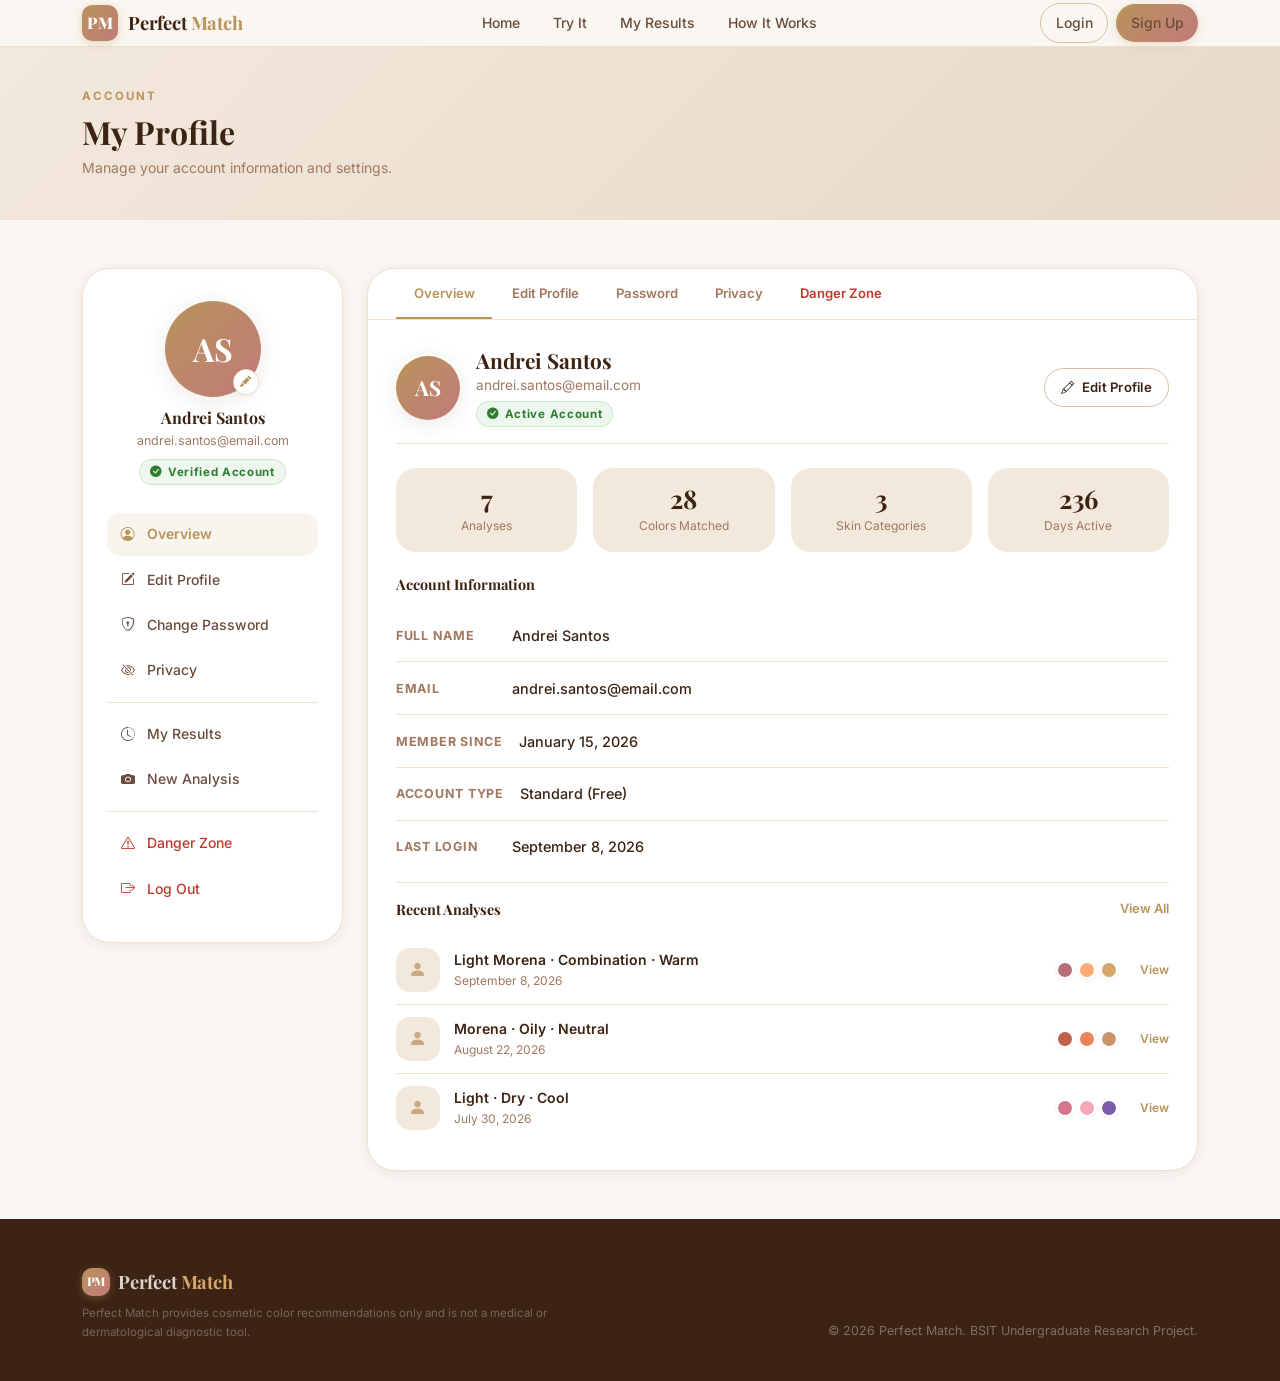
<file: perfect_match-main/frontend/profile.html>
<!DOCTYPE html>
<html lang="en">
<head>
  <meta charset="UTF-8" />
  <meta name="viewport" content="width=device-width, initial-scale=1.0" />
  <title>My Profile — Perfect Match</title>
  <meta name="description" content="Manage your Perfect Match account, edit your profile, and view your account settings." />
  <link rel="preconnect" href="https://fonts.googleapis.com" />
  <link rel="preconnect" href="https://fonts.gstatic.com" crossorigin />
  <link href="https://fonts.googleapis.com/css2?family=Playfair+Display:wght@400;600;700&family=Cormorant+Garamond:ital,wght@0,400;1,400&family=Inter:wght@400;500;600;700&display=swap" rel="stylesheet" />
  <link href="https://cdn.jsdelivr.net/npm/bootstrap@5.3.3/dist/css/bootstrap.min.css" rel="stylesheet" />
  <link href="https://cdn.jsdelivr.net/npm/bootstrap-icons@1.11.3/font/bootstrap-icons.min.css" rel="stylesheet" />
  <link href="assets/css/main.css" rel="stylesheet" />
  <style>
    /* ---- Profile sidebar ---- */
    .profile-sidebar {
      background: var(--pm-white);
      border: 1px solid var(--border-light);
      border-radius: var(--radius-xl);
      padding: 2rem 1.5rem;
      box-shadow: var(--shadow-sm);
      position: sticky;
      top: 80px;
    }

    .profile-sidebar-nav { display: flex; flex-direction: column; gap: 2px; margin-top: 1.5rem; }

    .sidebar-nav-link {
      display: flex;
      align-items: center;
      gap: 0.75rem;
      padding: 0.65rem 0.9rem;
      border-radius: var(--radius-md);
      font-size: 0.875rem;
      font-weight: 500;
      color: var(--text-secondary);
      cursor: pointer;
      transition: var(--transition);
      border: none;
      background: none;
      width: 100%;
      text-align: left;
      text-decoration: none;
    }
    .sidebar-nav-link:hover { background: var(--bg-soft); color: var(--text-primary); }
    .sidebar-nav-link.active { background: rgba(184,147,90,0.1); color: var(--pm-gold); font-weight: 600; }
    .sidebar-nav-link.active i { color: var(--pm-gold); }
    .sidebar-nav-link.danger { color: #C0392B; }
    .sidebar-nav-link.danger:hover { background: rgba(192,57,43,0.07); }

    .sidebar-nav-divider { height: 1px; background: var(--border-light); margin: 0.5rem 0; }

    /* ---- Panel ---- */
    .profile-panel {
      background: var(--pm-white);
      border: 1px solid var(--border-light);
      border-radius: var(--radius-xl);
      box-shadow: var(--shadow-sm);
      overflow: hidden;
    }

    .panel-header {
      padding: 1.5rem 1.75rem;
      border-bottom: 1px solid var(--border-light);
      display: flex;
      align-items: center;
      justify-content: space-between;
      gap: 1rem;
      flex-wrap: wrap;
    }

    .panel-body { padding: 1.75rem; }

    /* ---- Info rows ---- */
    .info-row {
      display: flex;
      align-items: flex-start;
      justify-content: space-between;
      gap: 1rem;
      padding: 0.9rem 0;
      border-bottom: 1px solid var(--border-light);
    }
    .info-row:last-child { border-bottom: none; padding-bottom: 0; }
    .info-label { font-size: 0.78rem; font-weight: 700; color: var(--text-muted); letter-spacing: 0.06em; text-transform: uppercase; min-width: 100px; margin-top: 2px; }
    .info-value { font-size: 0.9rem; color: var(--text-primary); font-weight: 500; flex: 1; }
    .info-value.muted { color: var(--text-muted); font-style: italic; }

    /* ---- Stats grid ---- */
    .profile-stat {
      background: var(--bg-soft);
      border-radius: var(--radius-lg);
      padding: 1.1rem;
      text-align: center;
    }
    .profile-stat-value {
      font-family: var(--font-display);
      font-size: 1.6rem;
      font-weight: 700;
      color: var(--text-primary);
      line-height: 1;
    }
    .profile-stat-label { font-size: 0.75rem; color: var(--text-muted); margin-top: 4px; }

    /* ---- Recent palette ---- */
    .recent-palette-item {
      display: flex;
      align-items: center;
      gap: 0.85rem;
      padding: 0.75rem 0;
      border-bottom: 1px solid var(--border-light);
    }
    .recent-palette-item:last-child { border-bottom: none; }

    /* ---- Danger zone ---- */
    .danger-zone-card {
      border: 1.5px solid rgba(192,57,43,0.2);
      border-radius: var(--radius-lg);
      padding: 1.25rem;
      background: rgba(192,57,43,0.03);
    }

    /* ---- Account badge ---- */
    .account-badge {
      display: inline-flex;
      align-items: center;
      gap: 5px;
      background: rgba(76,175,80,0.1);
      color: #2E7D32;
      font-size: 0.72rem;
      font-weight: 700;
      letter-spacing: 0.06em;
      padding: 3px 10px;
      border-radius: var(--radius-full);
      border: 1px solid rgba(76,175,80,0.2);
    }

    /* ---- Tab pills ---- */
    .profile-tabs {
      display: flex;
      gap: 2px;
      border-bottom: 1px solid var(--border-light);
      padding: 0 1.75rem;
      overflow-x: auto;
    }
    .profile-tab {
      padding: 0.85rem 1.1rem;
      font-size: 0.82rem;
      font-weight: 600;
      color: var(--text-muted);
      background: none;
      border: none;
      border-bottom: 2px solid transparent;
      cursor: pointer;
      transition: var(--transition);
      white-space: nowrap;
    }
    .profile-tab:hover { color: var(--text-primary); }
    .profile-tab.active { color: var(--pm-gold); border-bottom-color: var(--pm-gold); }

    .profile-tab-panel { display: none; }
    .profile-tab-panel.active { display: block; }

    /* Mobile sidebar collapse */
    @media (max-width: 991px) {
      .profile-sidebar { position: static; }
      .profile-sidebar-nav { flex-direction: row; flex-wrap: wrap; margin-top: 1rem; }
      .sidebar-nav-link { flex: 1 1 auto; font-size: 0.78rem; padding: 0.5rem 0.75rem; }
      .sidebar-nav-divider { display: none; }
    }
  </style>
</head>
<body>

<!-- ===================== NAVBAR ===================== -->
<nav class="pm-navbar navbar navbar-expand-lg">
  <div class="container">
    <a class="navbar-brand pm-navbar-brand" href="index.html">
      <div class="pm-logo-mark">PM</div>
      <span class="pm-logo-text">Perfect <span>Match</span></span>
    </a>
    <button class="navbar-toggler" type="button" data-bs-toggle="collapse" data-bs-target="#pmNavbar">
      <span class="navbar-toggler-icon"></span>
    </button>
    <div class="collapse navbar-collapse" id="pmNavbar">
      <ul class="navbar-nav mx-auto gap-1">
        <li class="nav-item"><a class="nav-link" href="index.html">Home</a></li>
        <li class="nav-item"><a class="nav-link" href="try-it.html">Try It</a></li>
        <li class="nav-item"><a class="nav-link" href="history.html">My Results</a></li>
        <li class="nav-item"><a class="nav-link" href="index.html#how-it-works">How It Works</a></li>
      </ul>
      <div class="d-flex align-items-center gap-2 mt-3 mt-lg-0">
        <a href="login.html" class="nav-link btn-nav-login" data-show="guest">Login</a>
        <a href="register.html" class="nav-link btn-nav-signup" data-show="guest">Sign Up</a>
        <div class="d-none align-items-center gap-2" data-show="auth" style="display:none!important;">
          <a href="history.html" class="btn-pm-ghost" style="font-size:0.875rem;"><i class="bi bi-clock-history"></i> My Results</a>
          <a href="profile.html"><div class="pm-logo-mark" style="width:30px;height:30px;font-size:0.75rem;" data-user-initials>A</div></a>
        </div>
      </div>
    </div>
  </div>
</nav>

<!-- ===================== PAGE HEADER ===================== -->
<div class="page-header">
  <div class="container">
    <div class="eyebrow mb-2">Account</div>
    <h1 style="font-family:var(--font-display);font-size:clamp(1.5rem,3vw,2rem);font-weight:700;color:var(--text-primary);margin-bottom:0.3rem;">My Profile</h1>
    <p style="color:var(--text-muted);font-size:0.875rem;margin:0;">Manage your account information and settings.</p>
  </div>
</div>

<main class="section-pad-sm">
  <div class="container">
    <div class="row g-4">

      <!-- ===== SIDEBAR ===== -->
      <div class="col-lg-3">
        <div class="profile-sidebar">
          <!-- Avatar -->
          <div class="d-flex flex-column align-items-center text-center gap-2 pb-1">
            <div class="profile-avatar">
              <span id="sidebarInitials">AS</span>
              <div class="profile-avatar-edit" title="Change photo" onclick="showToast('Photo upload will be available when backend is connected.','info')">
                <i class="bi bi-pencil-fill"></i>
              </div>
            </div>
            <div>
              <div id="sidebarName" style="font-family:var(--font-display);font-size:1rem;font-weight:700;color:var(--text-primary);">Andrei Santos</div>
              <div id="sidebarEmail" style="font-size:0.78rem;color:var(--text-muted);">andrei.santos@email.com</div>
            </div>
            <span class="account-badge"><i class="bi bi-check-circle-fill"></i> Verified Account</span>
          </div>

          <div class="profile-sidebar-nav">
            <button class="sidebar-nav-link active" onclick="showTab('overview', this)">
              <i class="bi bi-person-circle"></i> Overview
            </button>
            <button class="sidebar-nav-link" onclick="showTab('edit', this)">
              <i class="bi bi-pencil-square"></i> Edit Profile
            </button>
            <button class="sidebar-nav-link" onclick="showTab('password', this)">
              <i class="bi bi-shield-lock"></i> Change Password
            </button>
            <button class="sidebar-nav-link" onclick="showTab('privacy', this)">
              <i class="bi bi-eye-slash"></i> Privacy
            </button>
            <div class="sidebar-nav-divider"></div>
            <a href="history.html" class="sidebar-nav-link">
              <i class="bi bi-clock-history"></i> My Results
            </a>
            <a href="try-it.html" class="sidebar-nav-link">
              <i class="bi bi-camera-fill"></i> New Analysis
            </a>
            <div class="sidebar-nav-divider"></div>
            <button class="sidebar-nav-link danger" onclick="showTab('danger', this)">
              <i class="bi bi-exclamation-triangle"></i> Danger Zone
            </button>
            <button class="sidebar-nav-link danger" onclick="confirmLogout()">
              <i class="bi bi-box-arrow-right"></i> Log Out
            </button>
          </div>
        </div>
      </div>

      <!-- ===== MAIN PANEL ===== -->
      <div class="col-lg-9">
        <div class="profile-panel">

          <!-- Tab buttons -->
          <div class="profile-tabs" id="profileTabBar">
            <button class="profile-tab active" data-panel="overview" onclick="showTab('overview', this)">Overview</button>
            <button class="profile-tab" data-panel="edit"     onclick="showTab('edit', this)">Edit Profile</button>
            <button class="profile-tab" data-panel="password" onclick="showTab('password', this)">Password</button>
            <button class="profile-tab" data-panel="privacy"  onclick="showTab('privacy', this)">Privacy</button>
            <button class="profile-tab" data-panel="danger"   onclick="showTab('danger', this)" style="color:#C0392B;">Danger Zone</button>
          </div>

          <!-- ===== OVERVIEW ===== -->
          <div class="profile-tab-panel active" id="panel-overview">
            <div class="panel-body">
              <!-- Account info -->
              <div class="d-flex align-items-center gap-3 mb-4 pb-3" style="border-bottom:1px solid var(--border-light);">
                <div class="profile-avatar" style="width:64px;height:64px;font-size:1.3rem;">
                  <span id="panelInitials">AS</span>
                </div>
                <div>
                  <h2 id="panelName" style="font-family:var(--font-display);font-size:1.3rem;font-weight:700;color:var(--text-primary);margin-bottom:2px;">Andrei Santos</h2>
                  <div id="panelEmail" style="font-size:0.85rem;color:var(--text-muted);">andrei.santos@email.com</div>
                  <span class="account-badge mt-1 d-inline-flex"><i class="bi bi-check-circle-fill"></i> Active Account</span>
                </div>
                <button class="btn-pm-secondary ms-auto d-none d-md-flex" style="font-size:0.82rem;padding:0.5rem 1rem;" onclick="showTab('edit',null)">
                  <i class="bi bi-pencil"></i> Edit Profile
                </button>
              </div>

              <!-- Stats -->
              <div class="row g-3 mb-4">
                <div class="col-6 col-md-3">
                  <div class="profile-stat">
                    <div class="profile-stat-value" id="statAnalyses">7</div>
                    <div class="profile-stat-label">Analyses</div>
                  </div>
                </div>
                <div class="col-6 col-md-3">
                  <div class="profile-stat">
                    <div class="profile-stat-value">28</div>
                    <div class="profile-stat-label">Colors Matched</div>
                  </div>
                </div>
                <div class="col-6 col-md-3">
                  <div class="profile-stat">
                    <div class="profile-stat-value">3</div>
                    <div class="profile-stat-label">Skin Categories</div>
                  </div>
                </div>
                <div class="col-6 col-md-3">
                  <div class="profile-stat">
                    <div class="profile-stat-value" id="statDays">237</div>
                    <div class="profile-stat-label">Days Active</div>
                  </div>
                </div>
              </div>

              <!-- Account details -->
              <h3 style="font-size:0.9rem;font-weight:700;color:var(--text-primary);margin-bottom:1rem;">Account Information</h3>
              <div>
                <div class="info-row">
                  <div class="info-label">Full Name</div>
                  <div class="info-value" id="infoName">Andrei Santos</div>
                </div>
                <div class="info-row">
                  <div class="info-label">Email</div>
                  <div class="info-value" id="infoEmail">andrei.santos@email.com</div>
                </div>
                <div class="info-row">
                  <div class="info-label">Member Since</div>
                  <div class="info-value">January 15, 2026</div>
                </div>
                <div class="info-row">
                  <div class="info-label">Account Type</div>
                  <div class="info-value">Standard (Free)</div>
                </div>
                <div class="info-row">
                  <div class="info-label">Last Login</div>
                  <div class="info-value">September 8, 2026</div>
                </div>
              </div>

              <!-- Recent analyses -->
              <div class="mt-4 pt-3" style="border-top:1px solid var(--border-light);">
                <div class="d-flex align-items-center justify-content-between mb-3">
                  <h3 style="font-size:0.9rem;font-weight:700;color:var(--text-primary);margin:0;">Recent Analyses</h3>
                  <a href="history.html" style="font-size:0.8rem;color:var(--pm-gold);font-weight:600;text-decoration:none;">View All</a>
                </div>
                <div>
                  <div class="recent-palette-item">
                    <div style="width:44px;height:44px;border-radius:var(--radius-md);background:var(--bg-soft);display:flex;align-items:center;justify-content:center;color:var(--text-light);font-size:1.1rem;flex-shrink:0;"><i class="bi bi-person-fill"></i></div>
                    <div class="flex-grow-1">
                      <div style="font-size:0.875rem;font-weight:600;color:var(--text-primary);">Light Morena · Combination · Warm</div>
                      <div style="font-size:0.75rem;color:var(--text-muted);">September 8, 2026</div>
                    </div>
                    <div style="display:flex;gap:4px;">
                      <div style="width:18px;height:18px;border-radius:50%;background:#B76E79;border:2px solid white;box-shadow:var(--shadow-xs);"></div>
                      <div style="width:18px;height:18px;border-radius:50%;background:#FFAB76;border:2px solid white;box-shadow:var(--shadow-xs);"></div>
                      <div style="width:18px;height:18px;border-radius:50%;background:#D4A76A;border:2px solid white;box-shadow:var(--shadow-xs);"></div>
                    </div>
                    <a href="results.html" style="font-size:0.75rem;color:var(--pm-gold);font-weight:600;text-decoration:none;white-space:nowrap;margin-left:8px;">View</a>
                  </div>
                  <div class="recent-palette-item">
                    <div style="width:44px;height:44px;border-radius:var(--radius-md);background:var(--bg-soft);display:flex;align-items:center;justify-content:center;color:var(--text-light);font-size:1.1rem;flex-shrink:0;"><i class="bi bi-person-fill"></i></div>
                    <div class="flex-grow-1">
                      <div style="font-size:0.875rem;font-weight:600;color:var(--text-primary);">Morena · Oily · Neutral</div>
                      <div style="font-size:0.75rem;color:var(--text-muted);">August 22, 2026</div>
                    </div>
                    <div style="display:flex;gap:4px;">
                      <div style="width:18px;height:18px;border-radius:50%;background:#C0614B;border:2px solid white;box-shadow:var(--shadow-xs);"></div>
                      <div style="width:18px;height:18px;border-radius:50%;background:#E8835A;border:2px solid white;box-shadow:var(--shadow-xs);"></div>
                      <div style="width:18px;height:18px;border-radius:50%;background:#C8956C;border:2px solid white;box-shadow:var(--shadow-xs);"></div>
                    </div>
                    <a href="results.html" style="font-size:0.75rem;color:var(--pm-gold);font-weight:600;text-decoration:none;white-space:nowrap;margin-left:8px;">View</a>
                  </div>
                  <div class="recent-palette-item">
                    <div style="width:44px;height:44px;border-radius:var(--radius-md);background:var(--bg-soft);display:flex;align-items:center;justify-content:center;color:var(--text-light);font-size:1.1rem;flex-shrink:0;"><i class="bi bi-person-fill"></i></div>
                    <div class="flex-grow-1">
                      <div style="font-size:0.875rem;font-weight:600;color:var(--text-primary);">Light · Dry · Cool</div>
                      <div style="font-size:0.75rem;color:var(--text-muted);">July 30, 2026</div>
                    </div>
                    <div style="display:flex;gap:4px;">
                      <div style="width:18px;height:18px;border-radius:50%;background:#D4778A;border:2px solid white;box-shadow:var(--shadow-xs);"></div>
                      <div style="width:18px;height:18px;border-radius:50%;background:#F4A7B9;border:2px solid white;box-shadow:var(--shadow-xs);"></div>
                      <div style="width:18px;height:18px;border-radius:50%;background:#7B5EA7;border:2px solid white;box-shadow:var(--shadow-xs);"></div>
                    </div>
                    <a href="results.html" style="font-size:0.75rem;color:var(--pm-gold);font-weight:600;text-decoration:none;white-space:nowrap;margin-left:8px;">View</a>
                  </div>
                </div>
              </div>
            </div>
          </div>

          <!-- ===== EDIT PROFILE ===== -->
          <div class="profile-tab-panel" id="panel-edit">
            <div class="panel-header">
              <div>
                <h2 style="font-family:var(--font-display);font-size:1.1rem;font-weight:700;color:var(--text-primary);margin:0;">Edit Profile</h2>
                <p style="font-size:0.8rem;color:var(--text-muted);margin:0;">Update your personal information.</p>
              </div>
            </div>
            <div class="panel-body">
              <form id="editProfileForm" novalidate>
                <div class="row g-3">
                  <div class="col-12">
                    <div class="pm-form-group mb-0">
                      <label class="pm-label" for="editName">Full Name</label>
                      <div class="pm-input-icon-wrap">
                        <i class="bi bi-person pm-input-icon"></i>
                        <input type="text" class="pm-input" id="editName" value="Andrei Santos" data-validate="required|min:2" />
                      </div>
                      <span class="pm-field-error" data-error-for="editName"></span>
                    </div>
                  </div>
                  <div class="col-12">
                    <div class="pm-form-group mb-0">
                      <label class="pm-label" for="editEmail">Email Address</label>
                      <div class="pm-input-icon-wrap">
                        <i class="bi bi-envelope pm-input-icon"></i>
                        <input type="email" class="pm-input" id="editEmail" value="andrei.santos@email.com" data-validate="required|email" />
                      </div>
                      <span class="pm-field-error" data-error-for="editEmail"></span>
                    </div>
                  </div>
                </div>
                <div class="d-flex gap-2 mt-4 flex-wrap">
                  <button type="submit" class="btn-pm-primary" style="padding:0.7rem 1.6rem;">
                    <i class="bi bi-check-lg"></i> Save Changes
                  </button>
                  <button type="button" class="btn-pm-secondary" onclick="showTab('overview',null)" style="padding:0.7rem 1.2rem;">
                    Cancel
                  </button>
                </div>
              </form>
            </div>
          </div>

          <!-- ===== CHANGE PASSWORD ===== -->
          <div class="profile-tab-panel" id="panel-password">
            <div class="panel-header">
              <div>
                <h2 style="font-family:var(--font-display);font-size:1.1rem;font-weight:700;color:var(--text-primary);margin:0;">Change Password</h2>
                <p style="font-size:0.8rem;color:var(--text-muted);margin:0;">Update your account password.</p>
              </div>
            </div>
            <div class="panel-body">
              <form id="changePasswordForm" novalidate style="max-width:440px;">
                <div class="pm-form-group">
                  <label class="pm-label" for="currentPassword">Current Password</label>
                  <div class="pm-input-icon-wrap">
                    <i class="bi bi-lock pm-input-icon"></i>
                    <input type="password" class="pm-input" id="currentPassword" placeholder="Enter current password" data-validate="required" style="padding-right:2.75rem;" />
                    <button type="button" class="pm-password-toggle"><i class="bi bi-eye"></i></button>
                  </div>
                  <span class="pm-field-error" data-error-for="currentPassword"></span>
                </div>
                <div class="pm-form-group">
                  <label class="pm-label" for="newPassword">New Password</label>
                  <div class="pm-input-icon-wrap">
                    <i class="bi bi-lock-fill pm-input-icon"></i>
                    <input type="password" class="pm-input" id="newPassword" placeholder="Create new password" data-validate="required|min:8" style="padding-right:2.75rem;" />
                    <button type="button" class="pm-password-toggle"><i class="bi bi-eye"></i></button>
                  </div>
                  <span class="pm-field-error" data-error-for="newPassword"></span>
                </div>
                <div class="pm-form-group">
                  <label class="pm-label" for="confirmNewPassword">Confirm New Password</label>
                  <div class="pm-input-icon-wrap">
                    <i class="bi bi-lock-fill pm-input-icon"></i>
                    <input type="password" class="pm-input" id="confirmNewPassword" placeholder="Re-enter new password" data-validate="required|match" data-match-target="newPassword" style="padding-right:2.75rem;" />
                    <button type="button" class="pm-password-toggle"><i class="bi bi-eye"></i></button>
                  </div>
                  <span class="pm-field-error" data-error-for="confirmNewPassword"></span>
                </div>
                <div class="pm-alert pm-alert-info mb-3" style="font-size:0.78rem;">
                  <i class="bi bi-shield-check flex-shrink-0"></i>
                  <span>Use at least 8 characters with a mix of uppercase, numbers, and symbols for a strong password.</span>
                </div>
                <div class="d-flex gap-2 flex-wrap">
                  <button type="submit" class="btn-pm-primary" style="padding:0.7rem 1.6rem;">
                    <i class="bi bi-shield-fill-check"></i> Update Password
                  </button>
                  <button type="button" class="btn-pm-secondary" onclick="showTab('overview',null)" style="padding:0.7rem 1.2rem;">Cancel</button>
                </div>
              </form>
            </div>
          </div>

          <!-- ===== PRIVACY ===== -->
          <div class="profile-tab-panel" id="panel-privacy">
            <div class="panel-header">
              <div>
                <h2 style="font-family:var(--font-display);font-size:1.1rem;font-weight:700;color:var(--text-primary);margin:0;">Privacy Settings</h2>
                <p style="font-size:0.8rem;color:var(--text-muted);margin:0;">Manage how your data is used.</p>
              </div>
            </div>
            <div class="panel-body">
              <div class="pm-alert pm-alert-info mb-4" style="font-size:0.82rem;">
                <i class="bi bi-shield-lock flex-shrink-0"></i>
                <div>
                  <strong>Your Privacy Matters.</strong> Your image is used solely for skin analysis and recommendation purposes. We do not sell or share your personal data with third parties.
                </div>
              </div>

              <div class="d-flex flex-column gap-3">
                <div style="display:flex;align-items:flex-start;justify-content:space-between;gap:1rem;padding:0.9rem 0;border-bottom:1px solid var(--border-light);">
                  <div>
                    <div style="font-size:0.875rem;font-weight:600;color:var(--text-primary);margin-bottom:2px;">Save Analysis History</div>
                    <div style="font-size:0.8rem;color:var(--text-muted);line-height:1.5;">Store your analyses in the history dashboard for future reference.</div>
                  </div>
                  <label class="pm-toggle flex-shrink-0"><input type="checkbox" checked><span class="pm-toggle-slider"></span></label>
                </div>
                <div style="display:flex;align-items:flex-start;justify-content:space-between;gap:1rem;padding:0.9rem 0;border-bottom:1px solid var(--border-light);">
                  <div>
                    <div style="font-size:0.875rem;font-weight:600;color:var(--text-primary);margin-bottom:2px;">Image Storage</div>
                    <div style="font-size:0.8rem;color:var(--text-muted);line-height:1.5;">Allow Perfect Match to store your facial images alongside your analysis results.</div>
                  </div>
                  <label class="pm-toggle flex-shrink-0"><input type="checkbox"><span class="pm-toggle-slider"></span></label>
                </div>
                <div style="display:flex;align-items:flex-start;justify-content:space-between;gap:1rem;padding:0.9rem 0;">
                  <div>
                    <div style="font-size:0.875rem;font-weight:600;color:var(--text-primary);margin-bottom:2px;">Research Contribution</div>
                    <div style="font-size:0.8rem;color:var(--text-muted);line-height:1.5;">Allow anonymized data to be used for improving the skin tone detection research system.</div>
                  </div>
                  <label class="pm-toggle flex-shrink-0"><input type="checkbox" checked><span class="pm-toggle-slider"></span></label>
                </div>
              </div>

              <div class="mt-4">
                <button class="btn-pm-primary" style="padding:0.7rem 1.6rem;" onclick="showToast('Privacy settings saved.','success')">
                  <i class="bi bi-check-lg"></i> Save Settings
                </button>
              </div>

              <div class="pm-alert pm-alert-warning mt-4" style="font-size:0.78rem;">
                <i class="bi bi-info-circle flex-shrink-0"></i>
                <span>Perfect Match provides cosmetic color recommendations only and is not a medical or dermatological diagnostic tool. Results are based on image processing and may vary.</span>
              </div>
            </div>
          </div>

          <!-- ===== DANGER ZONE ===== -->
          <div class="profile-tab-panel" id="panel-danger">
            <div class="panel-header">
              <div>
                <h2 style="font-family:var(--font-display);font-size:1.1rem;font-weight:700;color:#C0392B;margin:0;">Danger Zone</h2>
                <p style="font-size:0.8rem;color:var(--text-muted);margin:0;">Irreversible account actions.</p>
              </div>
            </div>
            <div class="panel-body d-flex flex-column gap-3">

              <!-- Log out -->
              <div class="danger-zone-card" style="border-color:rgba(107,76,59,0.2);background:rgba(107,76,59,0.02);">
                <div class="d-flex align-items-start justify-content-between gap-3 flex-wrap">
                  <div>
                    <div style="font-size:0.9rem;font-weight:700;color:var(--text-primary);margin-bottom:3px;display:flex;align-items:center;gap:6px;">
                      <i class="bi bi-box-arrow-right" style="color:var(--pm-brown-mid);"></i> Log Out
                    </div>
                    <p style="font-size:0.82rem;color:var(--text-secondary);margin:0;line-height:1.5;">Sign out of your Perfect Match account on this device.</p>
                  </div>
                  <button class="btn-pm-secondary" style="font-size:0.82rem;padding:0.55rem 1.1rem;flex-shrink:0;" onclick="confirmLogout()">
                    Log Out
                  </button>
                </div>
              </div>

              <!-- Delete all analyses -->
              <div class="danger-zone-card" style="border-color:rgba(184,147,90,0.25);background:rgba(184,147,90,0.02);">
                <div class="d-flex align-items-start justify-content-between gap-3 flex-wrap">
                  <div>
                    <div style="font-size:0.9rem;font-weight:700;color:var(--text-primary);margin-bottom:3px;display:flex;align-items:center;gap:6px;">
                      <i class="bi bi-trash" style="color:var(--pm-gold);"></i> Clear Analysis History
                    </div>
                    <p style="font-size:0.82rem;color:var(--text-secondary);margin:0;line-height:1.5;">Delete all your saved analyses and results. This action cannot be undone.</p>
                  </div>
                  <button class="btn-pm-secondary" style="font-size:0.82rem;padding:0.55rem 1.1rem;flex-shrink:0;border-color:rgba(184,147,90,0.4);" onclick="confirmClearHistory()">
                    Clear History
                  </button>
                </div>
              </div>

              <!-- Delete account -->
              <div class="danger-zone-card">
                <div class="d-flex align-items-start justify-content-between gap-3 flex-wrap">
                  <div>
                    <div style="font-size:0.9rem;font-weight:700;color:#C0392B;margin-bottom:3px;display:flex;align-items:center;gap:6px;">
                      <i class="bi bi-person-x-fill"></i> Delete Account
                    </div>
                    <p style="font-size:0.82rem;color:var(--text-secondary);margin:0;line-height:1.5;">Permanently delete your account and all associated data. This cannot be undone.</p>
                  </div>
                  <button class="btn-pm-primary" style="font-size:0.82rem;padding:0.55rem 1.1rem;flex-shrink:0;background:linear-gradient(135deg,#C0392B,#E07272);box-shadow:0 2px 8px rgba(192,57,43,0.25);" onclick="confirmDeleteAccount()">
                    Delete Account
                  </button>
                </div>
              </div>

            </div>
          </div>

        </div><!-- /profile-panel -->
      </div>
    </div>
  </div>
</main>

<!-- Logout confirm modal -->
<div class="modal fade" id="logoutModal" tabindex="-1" aria-hidden="true">
  <div class="modal-dialog modal-dialog-centered" style="max-width:400px;">
    <div class="modal-content" style="border-radius:var(--radius-xl);border:1px solid var(--border-light);box-shadow:var(--shadow-xl);">
      <div class="modal-header" style="border-bottom:1px solid var(--border-light);padding:1.5rem 1.75rem 1rem;">
        <h5 class="modal-title" style="font-family:var(--font-display);font-size:1.1rem;color:var(--text-primary);">Log Out</h5>
        <button type="button" class="btn-close" data-bs-dismiss="modal" style="opacity:0.4;"></button>
      </div>
      <div class="modal-body" style="padding:1.25rem 1.75rem;">
        <p style="font-size:0.875rem;color:var(--text-secondary);margin:0;">Are you sure you want to log out of your Perfect Match account?</p>
      </div>
      <div class="modal-footer" style="border-top:1px solid var(--border-light);padding:1rem 1.75rem 1.5rem;gap:0.75rem;">
        <button type="button" class="btn-pm-ghost" data-bs-dismiss="modal">Cancel</button>
        <button type="button" class="btn-pm-primary" onclick="Auth.logout()">
          <i class="bi bi-box-arrow-right"></i> Log Out
        </button>
      </div>
    </div>
  </div>
</div>

<!-- Delete account confirm modal -->
<div class="modal fade" id="deleteAccountModal" tabindex="-1" aria-hidden="true">
  <div class="modal-dialog modal-dialog-centered" style="max-width:420px;">
    <div class="modal-content" style="border-radius:var(--radius-xl);border:1px solid var(--border-light);box-shadow:var(--shadow-xl);">
      <div class="modal-header" style="border-bottom:1px solid var(--border-light);padding:1.5rem 1.75rem 1rem;">
        <h5 class="modal-title" style="font-family:var(--font-display);font-size:1.1rem;color:#C0392B;">Delete Account</h5>
        <button type="button" class="btn-close" data-bs-dismiss="modal" style="opacity:0.4;"></button>
      </div>
      <div class="modal-body" style="padding:1.25rem 1.75rem;">
        <div class="pm-alert pm-alert-error mb-3" style="font-size:0.82rem;">
          <i class="bi bi-exclamation-triangle-fill flex-shrink-0"></i>
          <span><strong>This is permanent.</strong> All your data, analyses, and results will be irreversibly deleted.</span>
        </div>
        <p style="font-size:0.875rem;color:var(--text-secondary);margin-bottom:1rem;">Type <strong>DELETE</strong> to confirm:</p>
        <input type="text" class="pm-input" id="deleteConfirmInput" placeholder='Type "DELETE"' />
      </div>
      <div class="modal-footer" style="border-top:1px solid var(--border-light);padding:1rem 1.75rem 1.5rem;gap:0.75rem;">
        <button type="button" class="btn-pm-ghost" data-bs-dismiss="modal">Cancel</button>
        <button type="button" class="btn-pm-primary" id="confirmDeleteAccountBtn" style="background:linear-gradient(135deg,#C0392B,#E07272);" onclick="executeDeleteAccount()">
          <i class="bi bi-person-x-fill"></i> Delete My Account
        </button>
      </div>
    </div>
  </div>
</div>

<!-- ===================== FOOTER ===================== -->
<footer class="pm-footer">
  <div class="container">
    <div class="row gy-3">
      <div class="col-md-6">
        <a href="index.html" class="d-flex align-items-center gap-2 text-decoration-none mb-2">
          <div class="pm-logo-mark" style="width:28px;height:28px;font-size:0.75rem;">PM</div>
          <span class="pm-logo-text" style="color:rgba(255,255,255,0.8);">Perfect <span style="color:var(--pm-gold-light);">Match</span></span>
        </a>
        <p class="disclaimer-text">Perfect Match provides cosmetic color recommendations only and is not a medical or dermatological diagnostic tool.</p>
      </div>
      <div class="col-md-6 d-flex justify-content-md-end align-items-end">
        <p class="pm-footer-bottom">© 2026 Perfect Match. BSIT Undergraduate Research Project.</p>
      </div>
    </div>
  </div>
</footer>

<script src="https://cdn.jsdelivr.net/npm/bootstrap@5.3.3/dist/js/bootstrap.bundle.min.js"></script>
<script src="assets/js/app.js"></script>
<script>
  /* ---- Tab switching ---- */
  function showTab(tabId, triggerEl) {
    // Hide all panels
    document.querySelectorAll('.profile-tab-panel').forEach(p => p.classList.remove('active'));
    // Show target
    const target = document.getElementById('panel-' + tabId);
    if (target) target.classList.add('active');

    // Update top tab bar
    document.querySelectorAll('.profile-tab').forEach(t => {
      t.classList.toggle('active', t.dataset.panel === tabId);
    });

    // Update sidebar nav
    document.querySelectorAll('.sidebar-nav-link').forEach(l => l.classList.remove('active'));
    if (triggerEl) triggerEl.classList.add('active');
    else {
      // Try to match by onclick
      document.querySelectorAll('.sidebar-nav-link').forEach(l => {
        if ((l.getAttribute('onclick') || '').includes(`'${tabId}'`)) l.classList.add('active');
      });
    }
  }

  /* ---- Populate fields from auth ---- */
  document.addEventListener('DOMContentLoaded', () => {
    // Demo: always show profile with sample data
    const user = Auth.getUser() || PM_MOCK.sampleUser;
    const name  = user?.fullName || 'Andrei Santos';
    const email = user?.email    || 'andrei.santos@email.com';
    const initials = name.split(' ').map(n => n[0]).join('').slice(0,2).toUpperCase();

    document.getElementById('sidebarInitials').textContent = initials;
    document.getElementById('panelInitials').textContent   = initials;
    document.getElementById('sidebarName').textContent  = name;
    document.getElementById('sidebarEmail').textContent = email;
    document.getElementById('panelName').textContent    = name;
    document.getElementById('panelEmail').textContent   = email;
    document.getElementById('infoName').textContent     = name;
    document.getElementById('infoEmail').textContent    = email;
    if (document.getElementById('editName'))  document.getElementById('editName').value  = name;
    if (document.getElementById('editEmail')) document.getElementById('editEmail').value = email;
    if (user?.totalAnalyses !== undefined) {
      document.getElementById('statAnalyses').textContent = user.totalAnalyses || 7;
    }
    // Days since account creation
    const since = new Date(user?.createdAt || '2026-01-15');
    const today = new Date('2026-09-08');
    const days  = Math.floor((today - since) / (1000*60*60*24));
    document.getElementById('statDays').textContent = days;
  });

  /* ---- Edit profile form ---- */
  document.getElementById('editProfileForm').addEventListener('submit', function(e) {
    e.preventDefault();
    if (!FormUtils.validate(this)) return;
    const btn = this.querySelector('[type="submit"]');
    btn.innerHTML = '<span class="pm-spinner sm" style="border-color:rgba(255,255,255,0.3);border-top-color:white;border-right-color:rgba(255,255,255,0.6);"></span> Saving…';
    btn.disabled = true;
    setTimeout(() => {
      const newName  = document.getElementById('editName').value.trim();
      const newEmail = document.getElementById('editEmail').value.trim();
      // Update display
      document.getElementById('sidebarName').textContent = newName;
      document.getElementById('panelName').textContent   = newName;
      document.getElementById('infoName').textContent    = newName;
      document.getElementById('sidebarEmail').textContent = newEmail;
      document.getElementById('panelEmail').textContent   = newEmail;
      document.getElementById('infoEmail').textContent    = newEmail;
      const initials = newName.split(' ').map(n => n[0]).join('').slice(0,2).toUpperCase();
      document.getElementById('sidebarInitials').textContent = initials;
      document.getElementById('panelInitials').textContent   = initials;
      btn.innerHTML = '<i class="bi bi-check-lg"></i> Save Changes';
      btn.disabled  = false;
      showToast('Profile updated successfully.', 'success');
      showTab('overview', null);
    }, 1000);
  });

  /* ---- Change password form ---- */
  document.getElementById('changePasswordForm').addEventListener('submit', function(e) {
    e.preventDefault();
    if (!FormUtils.validate(this)) return;
    const btn = this.querySelector('[type="submit"]');
    btn.innerHTML = '<span class="pm-spinner sm" style="border-color:rgba(255,255,255,0.3);border-top-color:white;border-right-color:rgba(255,255,255,0.6);"></span> Updating…';
    btn.disabled = true;
    setTimeout(() => {
      btn.innerHTML = '<i class="bi bi-shield-fill-check"></i> Update Password';
      btn.disabled  = false;
      this.reset();
      showToast('Password updated successfully.', 'success');
      showTab('overview', null);
    }, 1000);
  });

  /* ---- Logout ---- */
  function confirmLogout() {
    new bootstrap.Modal(document.getElementById('logoutModal')).show();
  }

  /* ---- Clear history ---- */
  function confirmClearHistory() {
    if (confirm('Clear all analysis history? This cannot be undone.')) {
      showToast('Analysis history cleared.', 'info');
    }
  }

  /* ---- Delete account ---- */
  function confirmDeleteAccount() {
    document.getElementById('deleteConfirmInput').value = '';
    new bootstrap.Modal(document.getElementById('deleteAccountModal')).show();
  }

  function executeDeleteAccount() {
    const val = document.getElementById('deleteConfirmInput').value.trim().toUpperCase();
    if (val !== 'DELETE') {
      showToast('Please type DELETE to confirm.', 'error');
      return;
    }
    bootstrap.Modal.getInstance(document.getElementById('deleteAccountModal')).hide();
    showToast('Account deleted. Redirecting…', 'info');
    setTimeout(() => {
      Auth.logout();
      window.location.href = 'index.html';
    }, 1500);
  }
</script>
</body>
</html>
</file>
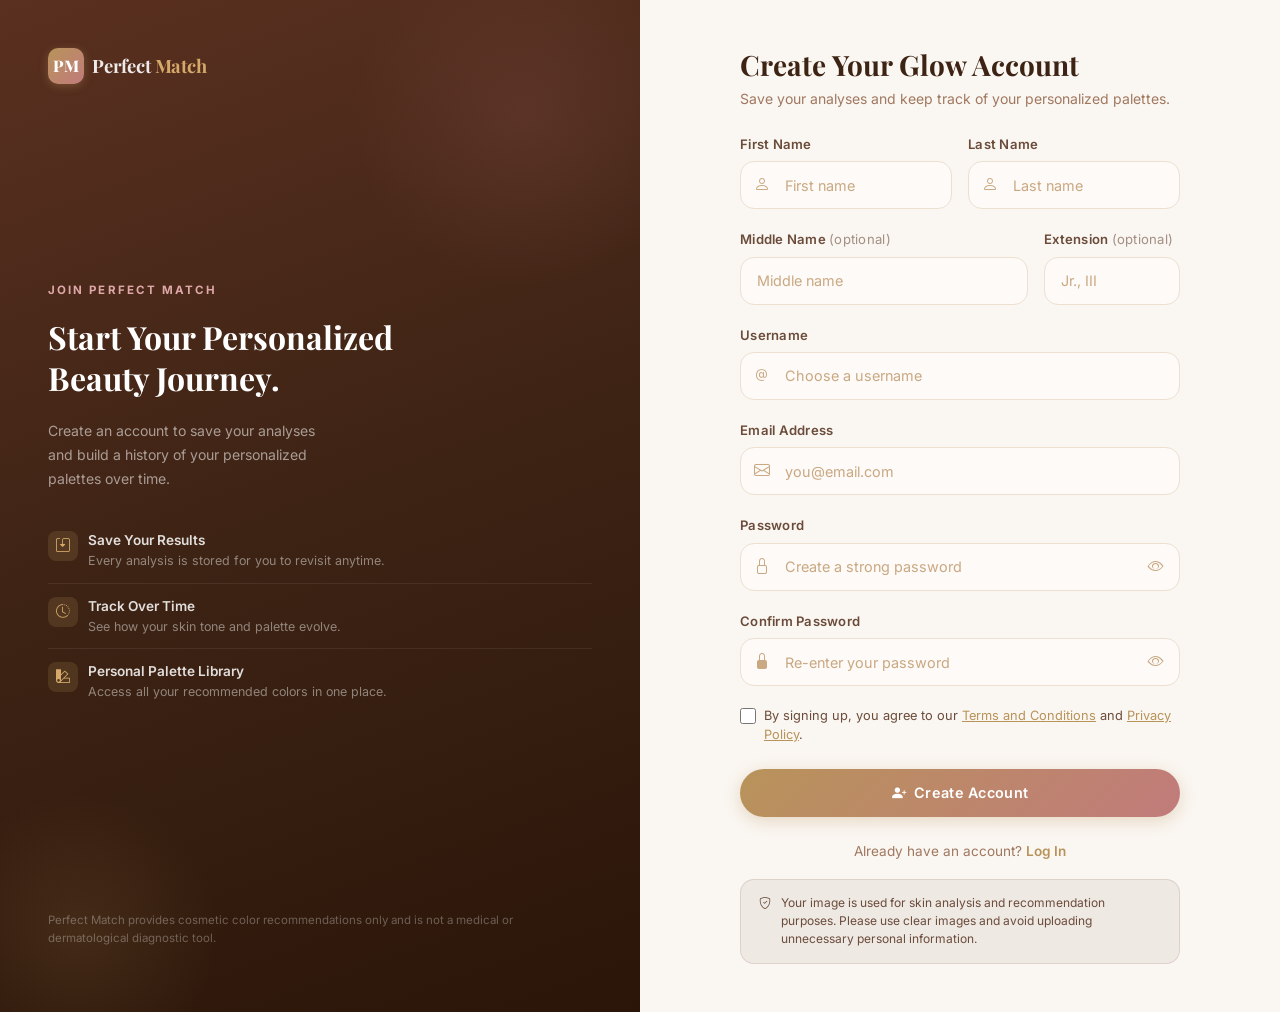
<file: perfect_match-main/frontend/register.html>
<!DOCTYPE html>
<html lang="en">
<head>
  <meta charset="UTF-8" />
  <meta name="viewport" content="width=device-width, initial-scale=1.0" />
  <title>Create Account — Perfect Match</title>
  <meta name="description" content="Create a Perfect Match account to save your analyses and track your personalized makeup palettes." />
  <link rel="preconnect" href="https://fonts.googleapis.com" />
  <link rel="preconnect" href="https://fonts.gstatic.com" crossorigin />
  <link href="https://fonts.googleapis.com/css2?family=Playfair+Display:wght@400;600;700&family=Cormorant+Garamond:ital,wght@0,400;1,400&family=Inter:wght@400;500;600;700&display=swap" rel="stylesheet" />
  <link href="https://cdn.jsdelivr.net/npm/bootstrap@5.3.3/dist/css/bootstrap.min.css" rel="stylesheet" />
  <link href="https://cdn.jsdelivr.net/npm/bootstrap-icons@1.11.3/font/bootstrap-icons.min.css" rel="stylesheet" />
  <link href="assets/css/main.css" rel="stylesheet" />
  <style>
    .auth-page {
      min-height: 100vh;
      display: grid;
      grid-template-columns: 1fr 1fr;
    }
    .auth-panel-left {
      background: linear-gradient(160deg, #5A3020 0%, var(--pm-brown-dark) 50%, #2A1508 100%);
      display: flex;
      flex-direction: column;
      justify-content: space-between;
      padding: 3rem;
      position: relative;
      overflow: hidden;
    }
    .auth-panel-left::before {
      content: '';
      position: absolute;
      top: -60px; right: -60px;
      width: 350px; height: 350px;
      border-radius: 50%;
      background: radial-gradient(circle, rgba(193,123,123,0.13) 0%, transparent 70%);
      pointer-events: none;
    }
    .auth-panel-left::after {
      content: '';
      position: absolute;
      bottom: -60px; left: -60px;
      width: 280px; height: 280px;
      border-radius: 50%;
      background: radial-gradient(circle, rgba(184,147,90,0.13) 0%, transparent 70%);
      pointer-events: none;
    }
    .auth-panel-right {
      display: flex;
      align-items: center;
      justify-content: center;
      padding: 3rem 2rem;
      background: var(--bg-main);
      overflow-y: auto;
    }
    .auth-card { width: 100%; max-width: 440px; }

    .password-strength { margin-top: 8px; }
    .strength-bar {
      height: 4px;
      border-radius: 99px;
      background: var(--bg-beige);
      overflow: hidden;
      margin-bottom: 4px;
    }
    .strength-fill {
      height: 100%;
      border-radius: 99px;
      transition: width 0.35s ease, background 0.35s ease;
      width: 0%;
    }
    .strength-label { font-size: 0.72rem; color: var(--text-muted); }

    .benefit-item {
      display: flex;
      align-items: flex-start;
      gap: 10px;
      padding: 0.75rem 0;
      border-bottom: 1px solid rgba(255,255,255,0.07);
    }
    .benefit-item:last-child { border-bottom: none; }
    .benefit-icon {
      width: 30px;
      height: 30px;
      border-radius: 8px;
      background: rgba(184,147,90,0.18);
      display: flex;
      align-items: center;
      justify-content: center;
      font-size: 0.85rem;
      color: var(--pm-gold-light);
      flex-shrink: 0;
      margin-top: 1px;
    }

    @media (max-width: 767px) {
      .auth-page { grid-template-columns: 1fr; }
      .auth-panel-left { display: none; }
      .auth-panel-right { min-height: 100vh; padding: 2rem 1.5rem; }
    }
  </style>
</head>
<body>

<div class="auth-page">

  <!-- ===== LEFT PANEL ===== -->
  <div class="auth-panel-left">
    <a href="index.html" class="d-flex align-items-center gap-2 text-decoration-none">
      <div class="pm-logo-mark">PM</div>
      <span class="pm-logo-text" style="color:rgba(255,255,255,0.9);">Perfect <span style="color:var(--pm-gold-light);">Match</span></span>
    </a>

    <div style="position:relative;z-index:1;">
      <div class="eyebrow mb-3" style="color:var(--pm-rose-light);">Join Perfect Match</div>
      <h2 style="font-family:var(--font-display);font-size:clamp(1.5rem,2.5vw,2rem);color:white;font-weight:700;line-height:1.3;margin-bottom:1.25rem;">
        Start Your Personalized<br>Beauty Journey.
      </h2>
      <p style="color:rgba(255,255,255,0.55);font-size:0.88rem;line-height:1.7;max-width:30ch;margin-bottom:1.75rem;">
        Create an account to save your analyses and build a history of your personalized palettes over time.
      </p>

      <!-- Benefits -->
      <div>
        <div class="benefit-item">
          <div class="benefit-icon"><i class="bi bi-save2"></i></div>
          <div>
            <div style="font-size:0.85rem;font-weight:600;color:rgba(255,255,255,0.85);">Save Your Results</div>
            <div style="font-size:0.78rem;color:rgba(255,255,255,0.45);line-height:1.5;">Every analysis is stored for you to revisit anytime.</div>
          </div>
        </div>
        <div class="benefit-item">
          <div class="benefit-icon"><i class="bi bi-clock-history"></i></div>
          <div>
            <div style="font-size:0.85rem;font-weight:600;color:rgba(255,255,255,0.85);">Track Over Time</div>
            <div style="font-size:0.78rem;color:rgba(255,255,255,0.45);line-height:1.5;">See how your skin tone and palette evolve.</div>
          </div>
        </div>
        <div class="benefit-item">
          <div class="benefit-icon"><i class="bi bi-palette2"></i></div>
          <div>
            <div style="font-size:0.85rem;font-weight:600;color:rgba(255,255,255,0.85);">Personal Palette Library</div>
            <div style="font-size:0.78rem;color:rgba(255,255,255,0.45);line-height:1.5;">Access all your recommended colors in one place.</div>
          </div>
        </div>
      </div>
    </div>

    <p style="font-size:0.72rem;color:rgba(255,255,255,0.3);line-height:1.6;position:relative;z-index:1;">
      Perfect Match provides cosmetic color recommendations only and is not a medical or dermatological diagnostic tool.
    </p>
  </div>

  <!-- ===== RIGHT PANEL ===== -->
  <div class="auth-panel-right">
    <div class="auth-card">

      <!-- Mobile logo -->
      <div class="d-flex d-md-none align-items-center gap-2 mb-4">
        <div class="pm-logo-mark">PM</div>
        <span class="pm-logo-text">Perfect <span>Match</span></span>
      </div>

      <div class="mb-4">
        <h1 style="font-family:var(--font-display);font-size:1.75rem;font-weight:700;color:var(--text-primary);margin-bottom:0.4rem;">Create Your Glow Account</h1>
        <p style="color:var(--text-muted);font-size:0.875rem;line-height:1.55;">Save your analyses and keep track of your personalized palettes.</p>
      </div>

      <!-- Registration Form -->
      <form id="registerForm" novalidate>

        <div class="row g-3">
          <div class="col-sm-6">
            <div class="pm-form-group">
              <label class="pm-label" for="regFirst">First Name</label>
              <div class="pm-input-icon-wrap">
                <i class="bi bi-person pm-input-icon"></i>
                <input type="text" class="pm-input" id="regFirst" placeholder="First name" autocomplete="given-name" data-validate="required|min:2" />
              </div>
              <span class="pm-field-error" data-error-for="regFirst"></span>
            </div>
          </div>
          <div class="col-sm-6">
            <div class="pm-form-group">
              <label class="pm-label" for="regLast">Last Name</label>
              <div class="pm-input-icon-wrap">
                <i class="bi bi-person pm-input-icon"></i>
                <input type="text" class="pm-input" id="regLast" placeholder="Last name" autocomplete="family-name" data-validate="required|min:2" />
              </div>
              <span class="pm-field-error" data-error-for="regLast"></span>
            </div>
          </div>
        </div>

        <div class="row g-3">
          <div class="col-sm-8">
            <div class="pm-form-group">
              <label class="pm-label" for="regMiddle">Middle Name <span style="font-weight:400;opacity:.6;">(optional)</span></label>
              <input type="text" class="pm-input" id="regMiddle" placeholder="Middle name" autocomplete="additional-name" />
            </div>
          </div>
          <div class="col-sm-4">
            <div class="pm-form-group">
              <label class="pm-label" for="regExt">Extension <span style="font-weight:400;opacity:.6;">(optional)</span></label>
              <input type="text" class="pm-input" id="regExt" placeholder="Jr., III" />
            </div>
          </div>
        </div>

        <div class="pm-form-group">
          <label class="pm-label" for="regUsername">Username</label>
          <div class="pm-input-icon-wrap">
            <i class="bi bi-at pm-input-icon"></i>
            <input type="text" class="pm-input" id="regUsername" placeholder="Choose a username" autocomplete="username" data-validate="required|min:3" />
          </div>
          <span class="pm-field-error" data-error-for="regUsername"></span>
        </div>

        <div class="pm-form-group">
          <label class="pm-label" for="regEmail">Email Address</label>
          <div class="pm-input-icon-wrap">
            <i class="bi bi-envelope pm-input-icon"></i>
            <input
              type="email"
              class="pm-input"
              id="regEmail"
              placeholder="you@email.com"
              autocomplete="email"
              data-validate="required|email"
            />
          </div>
          <span class="pm-field-error" data-error-for="regEmail"></span>
        </div>

        <div class="pm-form-group">
          <label class="pm-label" for="regPassword">Password</label>
          <div class="pm-input-icon-wrap">
            <i class="bi bi-lock pm-input-icon"></i>
            <input
              type="password"
              class="pm-input"
              id="regPassword"
              placeholder="Create a strong password"
              autocomplete="new-password"
              data-validate="required|min:8"
              style="padding-right:2.75rem;"
            />
            <button type="button" class="pm-password-toggle" title="Show/hide password">
              <i class="bi bi-eye"></i>
            </button>
          </div>
          <span class="pm-field-error" data-error-for="regPassword"></span>
          <!-- Strength meter -->
          <div class="password-strength" id="strengthWrap" style="display:none;">
            <div class="strength-bar">
              <div class="strength-fill" id="strengthFill"></div>
            </div>
            <span class="strength-label" id="strengthLabel">Weak</span>
          </div>
        </div>

        <div class="pm-form-group">
          <label class="pm-label" for="regConfirm">Confirm Password</label>
          <div class="pm-input-icon-wrap">
            <i class="bi bi-lock-fill pm-input-icon"></i>
            <input
              type="password"
              class="pm-input"
              id="regConfirm"
              placeholder="Re-enter your password"
              autocomplete="new-password"
              data-validate="required|match"
              data-match-target="regPassword"
              style="padding-right:2.75rem;"
            />
            <button type="button" class="pm-password-toggle" title="Show/hide password">
              <i class="bi bi-eye"></i>
            </button>
          </div>
          <span class="pm-field-error" data-error-for="regConfirm"></span>
        </div>

        <div class="d-flex align-items-flex-start gap-2 mb-4" style="align-items:flex-start;">
          <input type="checkbox" id="agreeTerms" style="width:16px;height:16px;accent-color:var(--pm-gold);cursor:pointer;margin-top:2px;flex-shrink:0;" />
          <label for="agreeTerms" style="font-size:0.8rem;color:var(--text-secondary);cursor:pointer;line-height:1.5;margin:0;">
            By signing up, you agree to our
            <a href="terms-and-conditions.html" style="color:var(--pm-gold);text-decoration:underline;">Terms and Conditions</a>
            and
            <a href="privacy-policy.html" style="color:var(--pm-gold);text-decoration:underline;">Privacy Policy</a>.
          </label>
        </div>
        <span class="pm-field-error" id="termsError" style="margin-top:-1rem;display:none;margin-bottom:0.75rem;"></span>


        <!-- Error alert -->
        <div class="pm-alert pm-alert-error mb-3" id="registerError" style="display:none;">
          <i class="bi bi-exclamation-circle-fill flex-shrink-0"></i>
          <span id="registerErrorMsg">Please fill in all required fields correctly.</span>
        </div>

        <button type="submit" class="btn-pm-primary w-100 justify-content-center" style="padding:0.8rem;">
          <i class="bi bi-person-plus-fill"></i> Create Account
        </button>
      </form>

      <p style="text-align:center;font-size:0.85rem;color:var(--text-muted);margin-top:1.5rem;">
        Already have an account?
        <a href="login.html" style="color:var(--pm-gold);font-weight:600;text-decoration:none;">Log In</a>
      </p>

      <!-- Privacy notice -->
      <div class="pm-alert pm-alert-info mt-3" style="font-size:0.75rem;">
        <i class="bi bi-shield-check flex-shrink-0"></i>
        <span>Your image is used for skin analysis and recommendation purposes. Please use clear images and avoid uploading unnecessary personal information.</span>
      </div>
    </div>
  </div>
</div>

<script src="https://cdn.jsdelivr.net/npm/bootstrap@5.3.3/dist/js/bootstrap.bundle.min.js"></script>
<script src="assets/js/app.js"></script>
<script>
  // Password strength meter
  const regPassword   = document.getElementById('regPassword');
  const strengthWrap  = document.getElementById('strengthWrap');
  const strengthFill  = document.getElementById('strengthFill');
  const strengthLabel = document.getElementById('strengthLabel');

  regPassword.addEventListener('input', function() {
    const val = this.value;
    if (!val) { strengthWrap.style.display = 'none'; return; }
    strengthWrap.style.display = 'block';

    let score = 0;
    if (val.length >= 8)              score++;
    if (val.length >= 12)             score++;
    if (/[A-Z]/.test(val))            score++;
    if (/[0-9]/.test(val))            score++;
    if (/[^A-Za-z0-9]/.test(val))     score++;

    const levels = [
      { label: 'Too short',  color: '#E07272', width: '15%' },
      { label: 'Weak',       color: '#E07272', width: '30%' },
      { label: 'Fair',       color: '#E8A84A', width: '55%' },
      { label: 'Good',       color: '#B8935A', width: '75%' },
      { label: 'Strong',     color: '#5EAB72', width: '100%' }
    ];
    const level = levels[Math.min(score, 4)];
    strengthFill.style.width       = level.width;
    strengthFill.style.background  = level.color;
    strengthLabel.textContent       = level.label;
    strengthLabel.style.color       = level.color;
  });

  // Register form submit  (talks to Flask -> saves in the database)
  document.getElementById('registerForm').addEventListener('submit', async function(e) {
    e.preventDefault();
    const errorBox = document.getElementById('registerError');
    errorBox.style.display = 'none';

    // Terms check
    const termsCheck = document.getElementById('agreeTerms');
    const termsError = document.getElementById('termsError');
    if (!termsCheck.checked) {
      termsError.textContent = 'Please agree to the terms to continue.';
      termsError.style.display = 'block';
      termsError.classList.add('visible');
      return;
    } else {
      termsError.style.display = 'none';
    }

    if (!FormUtils.validate(this)) return;

    const btn = this.querySelector('[type="submit"]');
    const btnHtml = btn.innerHTML;
    btn.innerHTML = '<span class="pm-spinner sm" style="border-color:rgba(255,255,255,0.3);border-top-color:white;border-right-color:rgba(255,255,255,0.6);"></span> Creating account…';
    btn.disabled = true;

    try {
      const res = await fetch('/api/register', {
        method: 'POST',
        headers: { 'Content-Type': 'application/json' },
        body: JSON.stringify({
          firstName:     document.getElementById('regFirst').value.trim(),
          middleName:    document.getElementById('regMiddle').value.trim(),
          lastName:      document.getElementById('regLast').value.trim(),
          nameExtension: document.getElementById('regExt').value.trim(),
          username:      document.getElementById('regUsername').value.trim(),
          email:         document.getElementById('regEmail').value.trim(),
          password: document.getElementById('regPassword').value
        })
      });
      const data = await res.json();

      if (res.ok) {
        Auth.login(data.user);
        showToast('Account created! Welcome to Perfect Match.', 'success');
        setTimeout(() => { window.location.href = 'try-it.html'; }, 1000);
        return;
      }

      // Failed: show the reason
      btn.innerHTML = btnHtml;
      btn.disabled = false;
      if (res.status === 409) {
        FormUtils.showFieldError(data.field === 'username' ? 'regUsername' : 'regEmail', data.error);
      } else {
        document.getElementById('registerErrorMsg').textContent = data.error || 'Something went wrong. Please try again.';
        errorBox.style.display = 'flex';
      }
    } catch (problem) {
      btn.innerHTML = btnHtml;
      btn.disabled = false;
      document.getElementById('registerErrorMsg').textContent = 'Cannot reach the server. Is app.py running? Open the site at http://127.0.0.1:5000';
      errorBox.style.display = 'flex';
    }
  });
</script>
</body>
</html>
</file>
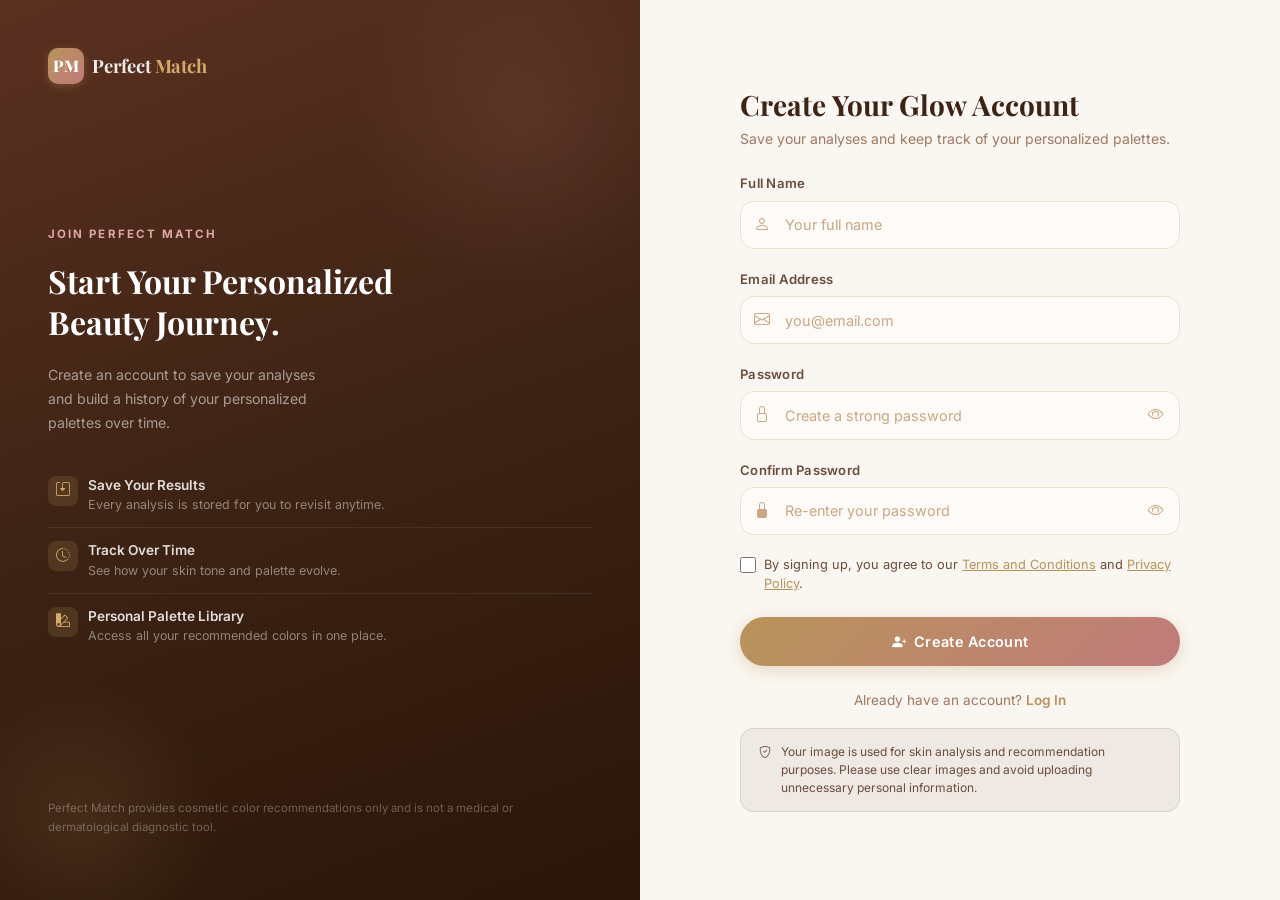
<file: perfect_match-main/frontend/registration.html>
<!DOCTYPE html>
<html lang="en">
<head>
  <meta charset="UTF-8" />
  <meta name="viewport" content="width=device-width, initial-scale=1.0" />
  <title>Create Account — Perfect Match</title>
  <meta name="description" content="Create a Perfect Match account to save your analyses and track your personalized makeup palettes." />
  <link rel="preconnect" href="https://fonts.googleapis.com" />
  <link rel="preconnect" href="https://fonts.gstatic.com" crossorigin />
  <link href="https://fonts.googleapis.com/css2?family=Playfair+Display:wght@400;600;700&family=Cormorant+Garamond:ital,wght@0,400;1,400&family=Inter:wght@400;500;600;700&display=swap" rel="stylesheet" />
  <link href="https://cdn.jsdelivr.net/npm/bootstrap@5.3.3/dist/css/bootstrap.min.css" rel="stylesheet" />
  <link href="https://cdn.jsdelivr.net/npm/bootstrap-icons@1.11.3/font/bootstrap-icons.min.css" rel="stylesheet" />
  <link href="assets/css/main.css" rel="stylesheet" />
  <style>
    .auth-page {
      min-height: 100vh;
      display: grid;
      grid-template-columns: 1fr 1fr;
    }
    .auth-panel-left {
      background: linear-gradient(160deg, #5A3020 0%, var(--pm-brown-dark) 50%, #2A1508 100%);
      display: flex;
      flex-direction: column;
      justify-content: space-between;
      padding: 3rem;
      position: relative;
      overflow: hidden;
    }
    .auth-panel-left::before {
      content: '';
      position: absolute;
      top: -60px; right: -60px;
      width: 350px; height: 350px;
      border-radius: 50%;
      background: radial-gradient(circle, rgba(193,123,123,0.13) 0%, transparent 70%);
      pointer-events: none;
    }
    .auth-panel-left::after {
      content: '';
      position: absolute;
      bottom: -60px; left: -60px;
      width: 280px; height: 280px;
      border-radius: 50%;
      background: radial-gradient(circle, rgba(184,147,90,0.13) 0%, transparent 70%);
      pointer-events: none;
    }
    .auth-panel-right {
      display: flex;
      align-items: center;
      justify-content: center;
      padding: 3rem 2rem;
      background: var(--bg-main);
      overflow-y: auto;
    }
    .auth-card { width: 100%; max-width: 440px; }

    .password-strength { margin-top: 8px; }
    .strength-bar {
      height: 4px;
      border-radius: 99px;
      background: var(--bg-beige);
      overflow: hidden;
      margin-bottom: 4px;
    }
    .strength-fill {
      height: 100%;
      border-radius: 99px;
      transition: width 0.35s ease, background 0.35s ease;
      width: 0%;
    }
    .strength-label { font-size: 0.72rem; color: var(--text-muted); }

    .benefit-item {
      display: flex;
      align-items: flex-start;
      gap: 10px;
      padding: 0.75rem 0;
      border-bottom: 1px solid rgba(255,255,255,0.07);
    }
    .benefit-item:last-child { border-bottom: none; }
    .benefit-icon {
      width: 30px;
      height: 30px;
      border-radius: 8px;
      background: rgba(184,147,90,0.18);
      display: flex;
      align-items: center;
      justify-content: center;
      font-size: 0.85rem;
      color: var(--pm-gold-light);
      flex-shrink: 0;
      margin-top: 1px;
    }

    @media (max-width: 767px) {
      .auth-page { grid-template-columns: 1fr; }
      .auth-panel-left { display: none; }
      .auth-panel-right { min-height: 100vh; padding: 2rem 1.5rem; }
    }
  </style>
</head>
<body>

<div class="auth-page">

  <!-- ===== LEFT PANEL ===== -->
  <div class="auth-panel-left">
    <a href="index.html" class="d-flex align-items-center gap-2 text-decoration-none">
      <div class="pm-logo-mark">PM</div>
      <span class="pm-logo-text" style="color:rgba(255,255,255,0.9);">Perfect <span style="color:var(--pm-gold-light);">Match</span></span>
    </a>

    <div style="position:relative;z-index:1;">
      <div class="eyebrow mb-3" style="color:var(--pm-rose-light);">Join Perfect Match</div>
      <h2 style="font-family:var(--font-display);font-size:clamp(1.5rem,2.5vw,2rem);color:white;font-weight:700;line-height:1.3;margin-bottom:1.25rem;">
        Start Your Personalized<br>Beauty Journey.
      </h2>
      <p style="color:rgba(255,255,255,0.55);font-size:0.88rem;line-height:1.7;max-width:30ch;margin-bottom:1.75rem;">
        Create an account to save your analyses and build a history of your personalized palettes over time.
      </p>

      <!-- Benefits -->
      <div>
        <div class="benefit-item">
          <div class="benefit-icon"><i class="bi bi-save2"></i></div>
          <div>
            <div style="font-size:0.85rem;font-weight:600;color:rgba(255,255,255,0.85);">Save Your Results</div>
            <div style="font-size:0.78rem;color:rgba(255,255,255,0.45);line-height:1.5;">Every analysis is stored for you to revisit anytime.</div>
          </div>
        </div>
        <div class="benefit-item">
          <div class="benefit-icon"><i class="bi bi-clock-history"></i></div>
          <div>
            <div style="font-size:0.85rem;font-weight:600;color:rgba(255,255,255,0.85);">Track Over Time</div>
            <div style="font-size:0.78rem;color:rgba(255,255,255,0.45);line-height:1.5;">See how your skin tone and palette evolve.</div>
          </div>
        </div>
        <div class="benefit-item">
          <div class="benefit-icon"><i class="bi bi-palette2"></i></div>
          <div>
            <div style="font-size:0.85rem;font-weight:600;color:rgba(255,255,255,0.85);">Personal Palette Library</div>
            <div style="font-size:0.78rem;color:rgba(255,255,255,0.45);line-height:1.5;">Access all your recommended colors in one place.</div>
          </div>
        </div>
      </div>
    </div>

    <p style="font-size:0.72rem;color:rgba(255,255,255,0.3);line-height:1.6;position:relative;z-index:1;">
      Perfect Match provides cosmetic color recommendations only and is not a medical or dermatological diagnostic tool.
    </p>
  </div>

  <!-- ===== RIGHT PANEL ===== -->
  <div class="auth-panel-right">
    <div class="auth-card">

      <!-- Mobile logo -->
      <div class="d-flex d-md-none align-items-center gap-2 mb-4">
        <div class="pm-logo-mark">PM</div>
        <span class="pm-logo-text">Perfect <span>Match</span></span>
      </div>

      <div class="mb-4">
        <h1 style="font-family:var(--font-display);font-size:1.75rem;font-weight:700;color:var(--text-primary);margin-bottom:0.4rem;">Create Your Glow Account</h1>
        <p style="color:var(--text-muted);font-size:0.875rem;line-height:1.55;">Save your analyses and keep track of your personalized palettes.</p>
      </div>

      <!-- Registration Form -->
      <form id="registerForm" novalidate>

        <div class="pm-form-group">
          <label class="pm-label" for="regName">Full Name</label>
          <div class="pm-input-icon-wrap">
            <i class="bi bi-person pm-input-icon"></i>
            <input
              type="text"
              class="pm-input"
              id="regName"
              placeholder="Your full name"
              autocomplete="name"
              data-validate="required|min:2"
            />
          </div>
          <span class="pm-field-error" data-error-for="regName"></span>
        </div>

        <div class="pm-form-group">
          <label class="pm-label" for="regEmail">Email Address</label>
          <div class="pm-input-icon-wrap">
            <i class="bi bi-envelope pm-input-icon"></i>
            <input
              type="email"
              class="pm-input"
              id="regEmail"
              placeholder="you@email.com"
              autocomplete="email"
              data-validate="required|email"
            />
          </div>
          <span class="pm-field-error" data-error-for="regEmail"></span>
        </div>

        <div class="pm-form-group">
          <label class="pm-label" for="regPassword">Password</label>
          <div class="pm-input-icon-wrap">
            <i class="bi bi-lock pm-input-icon"></i>
            <input
              type="password"
              class="pm-input"
              id="regPassword"
              placeholder="Create a strong password"
              autocomplete="new-password"
              data-validate="required|min:8"
              style="padding-right:2.75rem;"
            />
            <button type="button" class="pm-password-toggle" title="Show/hide password">
              <i class="bi bi-eye"></i>
            </button>
          </div>
          <span class="pm-field-error" data-error-for="regPassword"></span>
          <!-- Strength meter -->
          <div class="password-strength" id="strengthWrap" style="display:none;">
            <div class="strength-bar">
              <div class="strength-fill" id="strengthFill"></div>
            </div>
            <span class="strength-label" id="strengthLabel">Weak</span>
          </div>
        </div>

        <div class="pm-form-group">
          <label class="pm-label" for="regConfirm">Confirm Password</label>
          <div class="pm-input-icon-wrap">
            <i class="bi bi-lock-fill pm-input-icon"></i>
            <input
              type="password"
              class="pm-input"
              id="regConfirm"
              placeholder="Re-enter your password"
              autocomplete="new-password"
              data-validate="required|match"
              data-match-target="regPassword"
              style="padding-right:2.75rem;"
            />
            <button type="button" class="pm-password-toggle" title="Show/hide password">
              <i class="bi bi-eye"></i>
            </button>
          </div>
          <span class="pm-field-error" data-error-for="regConfirm"></span>
        </div>

        <!-- Terms -->
        <div class="d-flex align-items-flex-start gap-2 mb-4" style="align-items:flex-start;">
          <input type="checkbox" id="agreeTerms" style="width:16px;height:16px;accent-color:var(--pm-gold);cursor:pointer;margin-top:2px;flex-shrink:0;" />
          <label for="agreeTerms" style="font-size:0.8rem;color:var(--text-secondary);cursor:pointer;line-height:1.5;margin:0;">
            By signing up, you agree to our
            <a href="terms-and-conditions.html" style="color:var(--pm-gold);text-decoration:underline;">Terms and Conditions</a>
            and
            <a href="privacy-policy.html" style="color:var(--pm-gold);text-decoration:underline;">Privacy Policy</a>.
          </label>
        </div>
        <span class="pm-field-error" id="termsError" style="margin-top:-1rem;display:none;margin-bottom:0.75rem;"></span>

        <!-- Error alert -->
        <div class="pm-alert pm-alert-error mb-3" id="registerError" style="display:none;">
          <i class="bi bi-exclamation-circle-fill flex-shrink-0"></i>
          <span id="registerErrorMsg">Please fill in all required fields correctly.</span>
        </div>

        <button type="submit" class="btn-pm-primary w-100 justify-content-center" style="padding:0.8rem;">
          <i class="bi bi-person-plus-fill"></i> Create Account
        </button>
      </form>

      <p style="text-align:center;font-size:0.85rem;color:var(--text-muted);margin-top:1.5rem;">
        Already have an account?
        <a href="login.html" style="color:var(--pm-gold);font-weight:600;text-decoration:none;">Log In</a>
      </p>

      <!-- Privacy notice -->
      <div class="pm-alert pm-alert-info mt-3" style="font-size:0.75rem;">
        <i class="bi bi-shield-check flex-shrink-0"></i>
        <span>Your image is used for skin analysis and recommendation purposes. Please use clear images and avoid uploading unnecessary personal information.</span>
      </div>
    </div>
  </div>
</div>

<script src="https://cdn.jsdelivr.net/npm/bootstrap@5.3.3/dist/js/bootstrap.bundle.min.js"></script>
<script src="assets/js/app.js"></script>
<script>
  // Password strength meter
  const regPassword   = document.getElementById('regPassword');
  const strengthWrap  = document.getElementById('strengthWrap');
  const strengthFill  = document.getElementById('strengthFill');
  const strengthLabel = document.getElementById('strengthLabel');

  regPassword.addEventListener('input', function() {
    const val = this.value;
    if (!val) { strengthWrap.style.display = 'none'; return; }
    strengthWrap.style.display = 'block';

    let score = 0;
    if (val.length >= 8)              score++;
    if (val.length >= 12)             score++;
    if (/[A-Z]/.test(val))            score++;
    if (/[0-9]/.test(val))            score++;
    if (/[^A-Za-z0-9]/.test(val))     score++;

    const levels = [
      { label: 'Too short',  color: '#E07272', width: '15%' },
      { label: 'Weak',       color: '#E07272', width: '30%' },
      { label: 'Fair',       color: '#E8A84A', width: '55%' },
      { label: 'Good',       color: '#B8935A', width: '75%' },
      { label: 'Strong',     color: '#5EAB72', width: '100%' }
    ];
    const level = levels[Math.min(score, 4)];
    strengthFill.style.width       = level.width;
    strengthFill.style.background  = level.color;
    strengthLabel.textContent       = level.label;
    strengthLabel.style.color       = level.color;
  });

  /* ==========================================================
     REGISTER FORM
     What happens here, in order:
       1. User fills in the form and clicks "Create Account"
       2. We check the terms box and all the fields
       3. We send name + email + password to Flask (app.py)
       4. Flask creates the account (or says the email is taken)
       5. If ok -> go to the Try-It page. If not -> show an error
     ========================================================== */

  // ---- Grab the parts of the page we need to control ----
  var registerForm   = document.getElementById('registerForm');
  var registerError  = document.getElementById('registerError');     // red error box
  var registerMsg    = document.getElementById('registerErrorMsg');  // text inside it
  var termsCheckbox  = document.getElementById('agreeTerms');
  var termsError     = document.getElementById('termsError');
  var registerButton = registerForm.querySelector('[type="submit"]');


  // ---- Helper: send data to Flask and get the answer back ----
  // url  = which Flask route to call, e.g. '/api/register'
  // data = the information to send
  async function sendToServer(url, data) {
    try {
      var response = await fetch(url, {
        method: 'POST',
        headers: { 'Content-Type': 'application/json' },
        body: JSON.stringify(data)
      });
      var result = await response.json();
      return { success: response.ok, status: response.status, result: result };
    } catch (problem) {
      // This happens when Flask is not running
      return { success: false, status: 0, result: { error: 'Cannot reach the server. Is app.py running?' } };
    }
  }


  // ---- When the user clicks "Create Account" ----
  registerForm.addEventListener('submit', async function (event) {
    event.preventDefault();                  // stop the page from reloading
    registerError.style.display = 'none';    // hide old errors

    // Step 1: the terms box must be ticked
    if (termsCheckbox.checked === false) {
      termsError.textContent = 'Please agree to the terms to continue.';
      termsError.style.display = 'block';
      termsError.classList.add('visible');
      return;
    }
    termsError.style.display = 'none';

    // Step 2: check all the fields (uses FormUtils from app.js)
    var formIsValid = FormUtils.validate(registerForm);
    if (formIsValid === false) {
      return;
    }

    // Step 3: read what the user typed
    var fullName = document.getElementById('regName').value.trim();
    var email    = document.getElementById('regEmail').value.trim();
    var password = document.getElementById('regPassword').value;

    // Step 4: show "Creating account..." and block double-clicks
    registerButton.textContent = 'Creating account...';
    registerButton.disabled = true;

    // Step 5: ask Flask to create the account
    var reply = await sendToServer('/api/register', {
      fullName: fullName,
      email: email,
      password: password
    });

    // Step 6: did it work?
    if (reply.success) {
      Auth.login(reply.result.user);         // remember the user for the navbar
      showToast('Account created! Welcome to Perfect Match.', 'success');
      setTimeout(function () {
        window.location.href = 'try-it.html';
      }, 900);
      return;
    }

    // It failed -> put the button back to normal
    registerButton.innerHTML = '<i class="bi bi-person-plus-fill"></i> Create Account';
    registerButton.disabled = false;

    if (reply.status === 409) {
      // 409 means "this email is already registered"
      FormUtils.showFieldError('regEmail', reply.result.error);
    } else {
      registerMsg.textContent = reply.result.error || 'Something went wrong. Please try again.';
      registerError.style.display = 'flex';
    }
  });
</script>
</body>
</html>
</file>
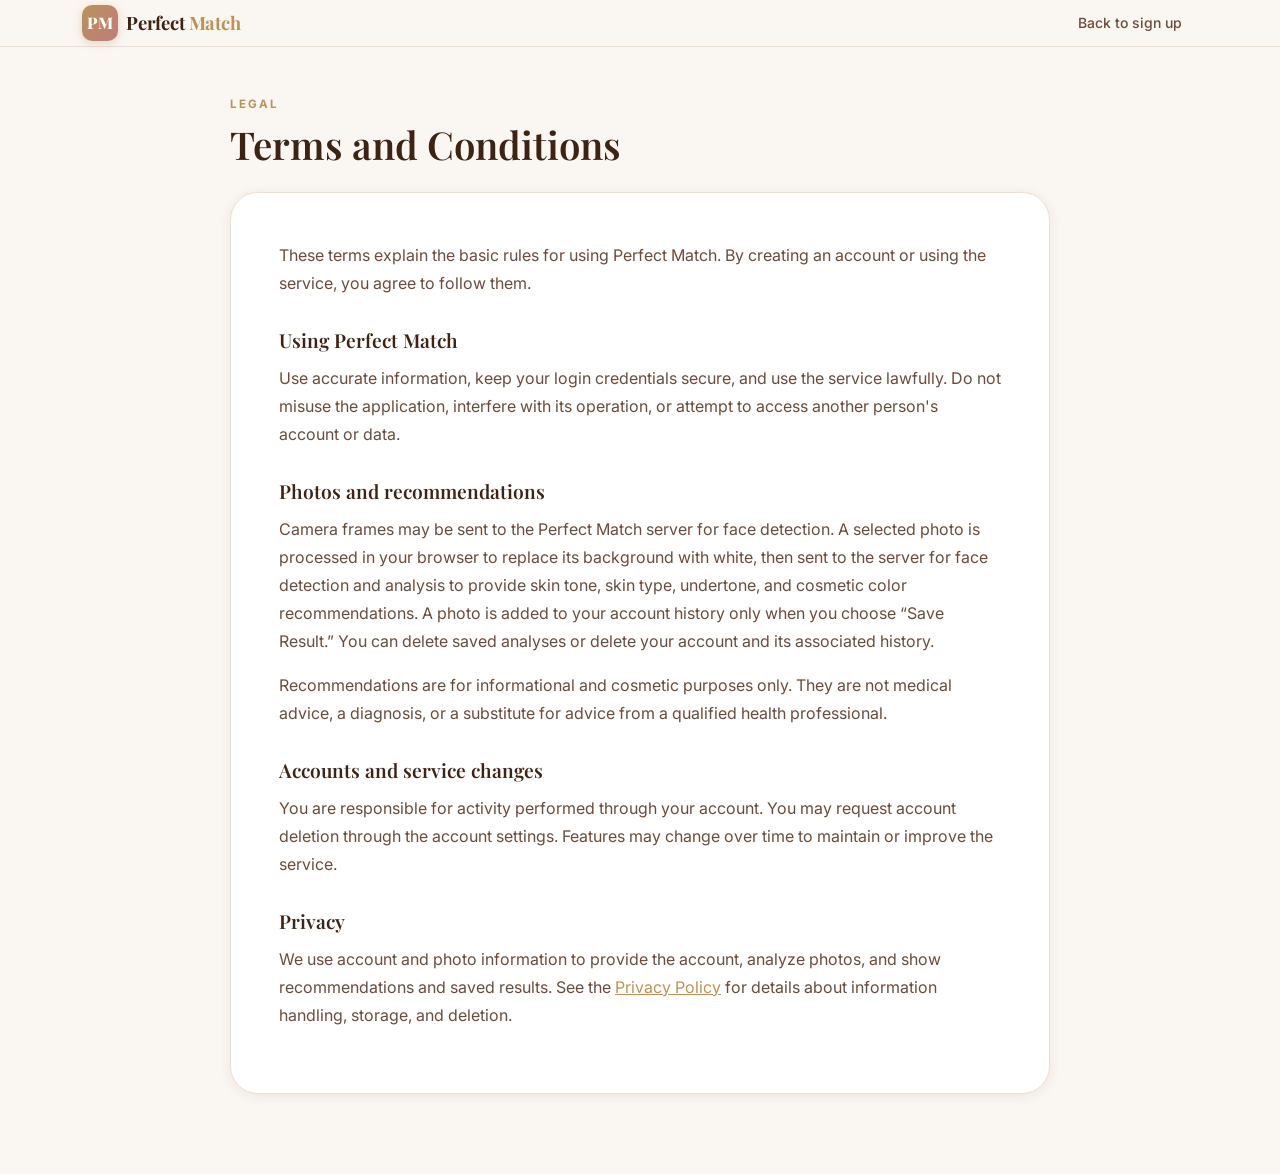
<file: perfect_match-main/frontend/terms-and-conditions.html>
<!DOCTYPE html>
<html lang="en">
<head>
  <meta charset="UTF-8" />
  <meta name="viewport" content="width=device-width, initial-scale=1.0" />
  <title>Terms and Conditions — Perfect Match</title>
  <link rel="preconnect" href="https://fonts.googleapis.com" />
  <link rel="preconnect" href="https://fonts.gstatic.com" crossorigin />
  <link href="https://fonts.googleapis.com/css2?family=Playfair+Display:wght@400;600;700&family=Inter:wght@400;500;600;700&display=swap" rel="stylesheet" />
  <link href="https://cdn.jsdelivr.net/npm/bootstrap@5.3.3/dist/css/bootstrap.min.css" rel="stylesheet" />
  <link href="assets/css/main.css" rel="stylesheet" />
  <style>
    .legal-page { min-height: 100vh; background: var(--bg-main); }
    .legal-content { max-width: 860px; margin: 0 auto; padding: 3rem 1.25rem 5rem; }
    .legal-card { background: var(--pm-white); border: 1px solid var(--border-light); border-radius: var(--radius-xl); padding: clamp(1.5rem, 4vw, 3rem); box-shadow: var(--shadow-sm); }
    .legal-card h2 { margin-top: 2rem; margin-bottom: 0.75rem; font-size: 1.2rem; }
    .legal-card p, .legal-card li { color: var(--text-secondary); line-height: 1.75; }
    .legal-card a { color: var(--pm-gold); text-decoration: underline; }
  </style>
</head>
<body class="legal-page">
  <nav class="pm-navbar navbar" style="border-bottom:1px solid var(--border-light);">
    <div class="container">
      <a class="navbar-brand d-flex align-items-center gap-2" href="index.html">
        <div class="pm-logo-mark">PM</div>
        <span class="pm-logo-text">Perfect <span>Match</span></span>
      </a>
      <a class="btn-pm-ghost" href="register.html">Back to sign up</a>
    </div>
  </nav>

  <main class="legal-content">
    <div class="eyebrow mb-2">Legal</div>
    <h1 class="section-title mb-4">Terms and Conditions</h1>
    <article class="legal-card">
      <p>These terms explain the basic rules for using Perfect Match. By creating an account or using the service, you agree to follow them.</p>

      <h2>Using Perfect Match</h2>
      <p>Use accurate information, keep your login credentials secure, and use the service lawfully. Do not misuse the application, interfere with its operation, or attempt to access another person's account or data.</p>

      <h2>Photos and recommendations</h2>
      <p>Camera frames may be sent to the Perfect Match server for face detection. A selected photo is processed in your browser to replace its background with white, then sent to the server for face detection and analysis to provide skin tone, skin type, undertone, and cosmetic color recommendations. A photo is added to your account history only when you choose “Save Result.” You can delete saved analyses or delete your account and its associated history.</p>
      <p>Recommendations are for informational and cosmetic purposes only. They are not medical advice, a diagnosis, or a substitute for advice from a qualified health professional.</p>

      <h2>Accounts and service changes</h2>
      <p>You are responsible for activity performed through your account. You may request account deletion through the account settings. Features may change over time to maintain or improve the service.</p>

      <h2 id="privacy">Privacy</h2>
      <p>We use account and photo information to provide the account, analyze photos, and show recommendations and saved results. See the <a href="privacy-policy.html">Privacy Policy</a> for details about information handling, storage, and deletion.</p>
    </article>
  </main>
</body>
</html>
</file>
<file: perfect_match-main/frontend/assets/css/main.css>
/* ============================================================
   PERFECT MATCH — Main Stylesheet
   Beauty-tech premium aesthetic: warm beige, brown, rose gold
   ============================================================ */

/* ---------- CSS Custom Properties ---------- */
:root {
  /* Brand Colors */
  --pm-cream:        #FAF6F1;
  --pm-beige:        #F2E8DC;
  --pm-beige-mid:    #E8D9C8;
  --pm-tan:          #C9A882;
  --pm-gold:         #B8935A;
  --pm-gold-light:   #D4A96A;
  --pm-rose:         #C17B7B;
  --pm-rose-light:   #DFA8A8;
  --pm-rose-pale:    #F5E6E6;
  --pm-brown:        #6B4C3B;
  --pm-brown-dark:   #3D2314;
  --pm-brown-mid:    #8B6252;
  --pm-brown-light:  #A07860;
  --pm-white:        #FFFFFF;

  /* Text */
  --text-primary:    #3D2314;
  --text-secondary:  #6B4C3B;
  --text-muted:      #A07860;
  --text-light:      #C9A882;

  /* Backgrounds */
  --bg-main:         #FAF6F1;
  --bg-card:         #FFFFFF;
  --bg-soft:         #F2E8DC;
  --bg-input:        #FDFAF7;

  /* Shadows */
  --shadow-xs:       0 1px 4px rgba(61,35,20,0.06);
  --shadow-sm:       0 2px 12px rgba(61,35,20,0.08);
  --shadow-md:       0 4px 24px rgba(61,35,20,0.10);
  --shadow-lg:       0 8px 40px rgba(61,35,20,0.13);
  --shadow-xl:       0 16px 60px rgba(61,35,20,0.15);

  /* Borders */
  --border-light:    #EDE0D0;
  --border-mid:      #D4C0A8;
  --radius-sm:       8px;
  --radius-md:       14px;
  --radius-lg:       20px;
  --radius-xl:       28px;
  --radius-full:     9999px;

  /* Transitions */
  --transition:      all 0.25s cubic-bezier(0.4,0,0.2,1);
  --transition-slow: all 0.4s cubic-bezier(0.4,0,0.2,1);

  /* Typography */
  --font-display: 'Playfair Display', Georgia, serif;
  --font-body:    'Inter', 'Segoe UI', system-ui, sans-serif;
  --font-accent:  'Cormorant Garamond', Georgia, serif;
}

/* ---------- Reset & Base ---------- */
*, *::before, *::after { box-sizing: border-box; margin: 0; padding: 0; }

html { scroll-behavior: smooth; font-size: 16px; }

body {
  font-family: var(--font-body);
  background-color: var(--bg-main);
  color: var(--text-primary);
  line-height: 1.6;
  -webkit-font-smoothing: antialiased;
  overflow-x: hidden;
}

img { max-width: 100%; height: auto; display: block; }
a { text-decoration: none; color: inherit; }
button { cursor: pointer; font-family: inherit; border: none; background: none; }
input, textarea, select { font-family: inherit; }
ul { list-style: none; }

/* ---------- Typography ---------- */
.font-display { font-family: var(--font-display); }
.font-accent  { font-family: var(--font-accent); }

h1, h2, h3, h4, h5, h6 {
  font-family: var(--font-display);
  color: var(--text-primary);
  line-height: 1.2;
  font-weight: 600;
}

.display-headline {
  font-family: var(--font-display);
  font-size: clamp(2.2rem, 5vw, 3.8rem);
  font-weight: 700;
  line-height: 1.15;
  letter-spacing: -0.02em;
  color: var(--text-primary);
}

.section-title {
  font-family: var(--font-display);
  font-size: clamp(1.7rem, 3vw, 2.4rem);
  font-weight: 600;
  color: var(--text-primary);
}

.eyebrow {
  font-size: 0.72rem;
  font-weight: 700;
  letter-spacing: 0.18em;
  text-transform: uppercase;
  color: var(--pm-gold);
}

.lead-text {
  font-size: 1.05rem;
  color: var(--text-secondary);
  line-height: 1.75;
  max-width: 52ch;
}

/* ---------- Utility ---------- */
.text-brand   { color: var(--pm-gold); }
.text-rose    { color: var(--pm-rose); }
.text-brown   { color: var(--text-primary); }
.text-muted   { color: var(--text-muted); }
.bg-cream     { background-color: var(--bg-main); }
.bg-beige     { background-color: var(--bg-soft); }
.divider      { width: 48px; height: 2px; background: linear-gradient(90deg, var(--pm-gold), var(--pm-rose-light)); border-radius: 99px; }
.divider-center { margin: 0 auto; }

/* ---------- NAVBAR ---------- */
.pm-navbar {
  background: rgba(250,246,241,0.95);
  backdrop-filter: blur(12px);
  -webkit-backdrop-filter: blur(12px);
  border-bottom: 1px solid var(--border-light);
  padding: 0;
  position: sticky;
  top: 0;
  z-index: 1000;
  transition: var(--transition);
}

.pm-navbar.scrolled {
  box-shadow: var(--shadow-sm);
}

.pm-navbar .navbar-brand {
  display: flex;
  align-items: center;
  gap: 10px;
  text-decoration: none;
}

.pm-logo-mark {
  width: 36px;
  height: 36px;
  background: linear-gradient(135deg, var(--pm-gold) 0%, var(--pm-rose) 100%);
  border-radius: 10px;
  display: flex;
  align-items: center;
  justify-content: center;
  color: white;
  font-weight: 800;
  font-size: 1rem;
  font-family: var(--font-display);
  letter-spacing: -0.02em;
  box-shadow: 0 2px 8px rgba(184,147,90,0.35);
  flex-shrink: 0;
}

.pm-logo-text {
  font-family: var(--font-display);
  font-size: 1.15rem;
  font-weight: 700;
  color: var(--text-primary);
  letter-spacing: -0.01em;
}

.pm-logo-text span {
  color: var(--pm-gold);
}

.pm-navbar .nav-link {
  font-size: 0.875rem;
  font-weight: 500;
  color: var(--text-secondary) !important;
  padding: 0.5rem 0.9rem !important;
  border-radius: var(--radius-full);
  transition: var(--transition);
  position: relative;
}

.pm-navbar .nav-link:hover,
.pm-navbar .nav-link.active {
  color: var(--text-primary) !important;
  background: var(--bg-soft);
}

.pm-navbar .nav-link.active::after {
  content: '';
  position: absolute;
  bottom: 2px;
  left: 50%;
  transform: translateX(-50%);
  width: 4px;
  height: 4px;
  background: var(--pm-gold);
  border-radius: 50%;
}

.navbar-toggler {
  border: none !important;
  padding: 6px !important;
  color: var(--text-primary) !important;
}
.navbar-toggler:focus { box-shadow: none !important; }
.navbar-toggler-icon {
  background-image: url("data:image/svg+xml,%3Csvg xmlns='http://www.w3.org/2000/svg' viewBox='0 0 30 30'%3E%3Cpath stroke='%233D2314' stroke-linecap='round' stroke-miterlimit='10' stroke-width='2' d='M4 7h22M4 15h22M4 23h22'/%3E%3C/svg%3E") !important;
}

/* ---------- BUTTONS ---------- */
.btn-pm-primary {
  background: linear-gradient(135deg, var(--pm-gold) 0%, var(--pm-rose) 100%);
  color: var(--pm-white);
  font-weight: 600;
  font-size: 0.9rem;
  letter-spacing: 0.02em;
  padding: 0.7rem 1.8rem;
  border-radius: var(--radius-full);
  border: none;
  transition: var(--transition);
  box-shadow: 0 4px 16px rgba(184,147,90,0.30);
  display: inline-flex;
  align-items: center;
  gap: 8px;
  white-space: nowrap;
}

.btn-pm-primary:hover {
  transform: translateY(-2px);
  box-shadow: 0 8px 24px rgba(184,147,90,0.40);
  color: var(--pm-white);
}

.btn-pm-primary:active { transform: translateY(0); }

.btn-pm-secondary {
  background: transparent;
  color: var(--text-primary);
  font-weight: 600;
  font-size: 0.9rem;
  letter-spacing: 0.02em;
  padding: 0.68rem 1.8rem;
  border-radius: var(--radius-full);
  border: 1.5px solid var(--border-mid);
  transition: var(--transition);
  display: inline-flex;
  align-items: center;
  gap: 8px;
  white-space: nowrap;
}

.btn-pm-secondary:hover {
  background: var(--bg-soft);
  border-color: var(--pm-tan);
  transform: translateY(-1px);
  color: var(--text-primary);
}

.btn-pm-ghost {
  background: transparent;
  color: var(--text-secondary);
  font-weight: 500;
  font-size: 0.875rem;
  padding: 0.5rem 1rem;
  border-radius: var(--radius-full);
  border: none;
  transition: var(--transition);
  display: inline-flex;
  align-items: center;
  gap: 6px;
}

.btn-pm-ghost:hover {
  background: var(--bg-soft);
  color: var(--text-primary);
}

.btn-nav-login {
  font-size: 0.875rem;
  font-weight: 600;
  color: var(--text-secondary) !important;
  padding: 0.4rem 1.1rem !important;
  border-radius: var(--radius-full) !important;
  border: 1.5px solid var(--border-mid) !important;
  transition: var(--transition) !important;
}

.btn-nav-login:hover {
  background: var(--bg-soft) !important;
  border-color: var(--pm-tan) !important;
  color: var(--text-primary) !important;
}

.btn-nav-signup {
  font-size: 0.875rem;
  font-weight: 600;
  color: var(--pm-white) !important;
  padding: 0.4rem 1.2rem !important;
  border-radius: var(--radius-full) !important;
  background: linear-gradient(135deg, var(--pm-gold) 0%, var(--pm-rose) 100%) !important;
  border: none !important;
  transition: var(--transition) !important;
  box-shadow: 0 2px 10px rgba(184,147,90,0.28) !important;
}

.btn-nav-signup:hover {
  transform: translateY(-1px) !important;
  box-shadow: 0 4px 16px rgba(184,147,90,0.38) !important;
}

/* ---------- CARDS ---------- */
.pm-card {
  background: var(--bg-card);
  border-radius: var(--radius-lg);
  border: 1px solid var(--border-light);
  box-shadow: var(--shadow-sm);
  transition: var(--transition);
  overflow: hidden;
}

.pm-card:hover {
  box-shadow: var(--shadow-md);
  transform: translateY(-2px);
}

.pm-card-body { padding: 1.75rem; }

/* ---------- SECTION SPACING ---------- */
.section-pad { padding: 5rem 0; }
.section-pad-sm { padding: 3rem 0; }
.section-pad-lg { padding: 7rem 0; }

/* ---------- BADGE ---------- */
.pm-badge {
  display: inline-flex;
  align-items: center;
  gap: 6px;
  background: var(--pm-rose-pale);
  color: var(--pm-rose);
  font-size: 0.72rem;
  font-weight: 700;
  letter-spacing: 0.12em;
  text-transform: uppercase;
  padding: 0.3rem 0.85rem;
  border-radius: var(--radius-full);
  border: 1px solid rgba(193,123,123,0.2);
}

.pm-badge-gold {
  background: rgba(184,147,90,0.1);
  color: var(--pm-gold);
  border-color: rgba(184,147,90,0.2);
}

/* ---------- FORMS ---------- */
.pm-form-group { margin-bottom: 1.25rem; }

.pm-label {
  display: block;
  font-size: 0.82rem;
  font-weight: 600;
  color: var(--text-secondary);
  margin-bottom: 0.4rem;
  letter-spacing: 0.02em;
}

.pm-input {
  width: 100%;
  padding: 0.72rem 1rem;
  background: var(--bg-input);
  border: 1.5px solid var(--border-light);
  border-radius: var(--radius-md);
  font-size: 0.9rem;
  color: var(--text-primary);
  transition: var(--transition);
  outline: none;
}

.pm-input:focus {
  border-color: var(--pm-gold);
  background: var(--pm-white);
  box-shadow: 0 0 0 3px rgba(184,147,90,0.12);
}

.pm-input::placeholder { color: var(--text-light); }

.pm-input.is-invalid {
  border-color: #E07272;
  box-shadow: 0 0 0 3px rgba(224,114,114,0.12);
}

.pm-input-icon-wrap {
  position: relative;
}

.pm-input-icon-wrap .pm-input {
  padding-left: 2.75rem;
}

.pm-input-icon {
  position: absolute;
  left: 0.9rem;
  top: 50%;
  transform: translateY(-50%);
  color: var(--text-light);
  font-size: 1rem;
  pointer-events: none;
}

.pm-password-toggle {
  position: absolute;
  right: 0.9rem;
  top: 50%;
  transform: translateY(-50%);
  color: var(--text-light);
  cursor: pointer;
  background: none;
  border: none;
  padding: 2px;
  transition: var(--transition);
}

.pm-password-toggle:hover { color: var(--text-secondary); }

.pm-field-error {
  font-size: 0.78rem;
  color: #C0392B;
  margin-top: 0.3rem;
  display: none;
}

.pm-field-error.visible { display: block; }

/* ---------- DIVIDER TEXT ---------- */
.divider-text {
  display: flex;
  align-items: center;
  gap: 1rem;
  color: var(--text-light);
  font-size: 0.8rem;
  font-weight: 500;
  margin: 1.25rem 0;
}

.divider-text::before,
.divider-text::after {
  content: '';
  flex: 1;
  height: 1px;
  background: var(--border-light);
}

/* ---------- STEP INDICATOR ---------- */
.pm-steps {
  display: flex;
  align-items: center;
  justify-content: center;
  gap: 0;
  margin-bottom: 2.5rem;
}

.pm-step {
  display: flex;
  flex-direction: column;
  align-items: center;
  gap: 6px;
  position: relative;
}

.pm-step-num {
  width: 38px;
  height: 38px;
  border-radius: 50%;
  border: 2px solid var(--border-mid);
  background: var(--pm-white);
  color: var(--text-muted);
  font-weight: 700;
  font-size: 0.82rem;
  display: flex;
  align-items: center;
  justify-content: center;
  transition: var(--transition);
}

.pm-step.active .pm-step-num {
  background: linear-gradient(135deg, var(--pm-gold), var(--pm-rose));
  border-color: transparent;
  color: white;
  box-shadow: 0 3px 12px rgba(184,147,90,0.35);
}

.pm-step.completed .pm-step-num {
  background: var(--pm-brown);
  border-color: transparent;
  color: white;
}

.pm-step-label {
  font-size: 0.7rem;
  font-weight: 600;
  letter-spacing: 0.04em;
  text-transform: uppercase;
  color: var(--text-muted);
}

.pm-step.active .pm-step-label { color: var(--pm-gold); }
.pm-step.completed .pm-step-label { color: var(--pm-brown); }

.pm-step-connector {
  flex: 1;
  height: 2px;
  background: var(--border-light);
  min-width: 40px;
  max-width: 80px;
  margin-bottom: 20px;
}

.pm-step-connector.filled {
  background: linear-gradient(90deg, var(--pm-brown), var(--pm-gold));
}

/* ---------- COLOR SWATCHES ---------- */
.swatch-circle {
  width: 56px;
  height: 56px;
  border-radius: 50%;
  border: 3px solid rgba(255,255,255,0.9);
  box-shadow: var(--shadow-sm);
  cursor: pointer;
  transition: var(--transition);
  flex-shrink: 0;
}

.swatch-circle:hover {
  transform: scale(1.1);
  box-shadow: var(--shadow-md);
}

.swatch-circle.lg { width: 72px; height: 72px; }
.swatch-circle.sm { width: 40px; height: 40px; }
.swatch-circle.selected {
  outline: 3px solid var(--pm-gold);
  outline-offset: 3px;
}

.swatch-card {
  display: flex;
  flex-direction: column;
  align-items: center;
  gap: 8px;
  padding: 1.1rem;
  background: var(--pm-white);
  border-radius: var(--radius-md);
  border: 1px solid var(--border-light);
  transition: var(--transition);
  cursor: pointer;
}

.swatch-card:hover {
  border-color: var(--pm-tan);
  box-shadow: var(--shadow-sm);
  transform: translateY(-2px);
}

.swatch-card .swatch-name {
  font-size: 0.8rem;
  font-weight: 600;
  color: var(--text-primary);
  text-align: center;
}

.swatch-card .swatch-hex {
  font-size: 0.7rem;
  color: var(--text-muted);
  font-family: 'Courier New', monospace;
}

.swatch-card .swatch-note {
  font-size: 0.72rem;
  color: var(--text-secondary);
  text-align: center;
  line-height: 1.4;
}

/* ---------- ANALYSIS STATUS ---------- */
.analysis-status-list { display: flex; flex-direction: column; gap: 0.7rem; }

.analysis-status-item {
  display: flex;
  align-items: center;
  gap: 0.85rem;
  padding: 0.75rem 1rem;
  background: var(--bg-soft);
  border-radius: var(--radius-md);
  transition: var(--transition);
}

.status-icon {
  width: 28px;
  height: 28px;
  border-radius: 50%;
  display: flex;
  align-items: center;
  justify-content: center;
  font-size: 0.8rem;
  flex-shrink: 0;
}

.status-icon.done    { background: rgba(76,175,80,0.15); color: #4CAF50; }
.status-icon.loading { background: rgba(184,147,90,0.15); color: var(--pm-gold); }
.status-icon.pending { background: var(--bg-beige); color: var(--text-light); }

.status-label {
  font-size: 0.875rem;
  font-weight: 500;
  color: var(--text-secondary);
  flex: 1;
}

.status-label.done { color: var(--text-primary); font-weight: 600; }

/* ---------- ALERT / NOTICE ---------- */
.pm-alert {
  padding: 0.9rem 1.1rem;
  border-radius: var(--radius-md);
  font-size: 0.875rem;
  display: flex;
  align-items: flex-start;
  gap: 0.65rem;
  line-height: 1.5;
}

.pm-alert-warning {
  background: rgba(184,147,90,0.1);
  border: 1px solid rgba(184,147,90,0.25);
  color: var(--pm-brown);
}

.pm-alert-error {
  background: rgba(192,57,43,0.08);
  border: 1px solid rgba(192,57,43,0.2);
  color: #8B2020;
}

.pm-alert-info {
  background: rgba(107,76,59,0.07);
  border: 1px solid rgba(107,76,59,0.15);
  color: var(--text-secondary);
}

.pm-alert-success {
  background: rgba(76,175,80,0.08);
  border: 1px solid rgba(76,175,80,0.2);
  color: #2E7D32;
}

/* ---------- SPINNER ---------- */
.pm-spinner {
  width: 52px;
  height: 52px;
  border: 4px solid var(--bg-beige);
  border-top-color: var(--pm-gold);
  border-right-color: var(--pm-rose);
  border-radius: 50%;
  animation: pmSpin 1s cubic-bezier(0.4,0,0.2,1) infinite;
}

.pm-spinner.lg { width: 72px; height: 72px; border-width: 5px; }
.pm-spinner.sm { width: 28px; height: 28px; border-width: 3px; }

@keyframes pmSpin {
  to { transform: rotate(360deg); }
}

/* ---------- PULSE DOT ---------- */
.pulse-dot {
  width: 10px;
  height: 10px;
  border-radius: 50%;
  background: var(--pm-gold);
  display: inline-block;
  animation: pulseDot 1.5s ease-in-out infinite;
}

@keyframes pulseDot {
  0%,100% { opacity: 1; transform: scale(1); }
  50% { opacity: 0.4; transform: scale(0.7); }
}

/* ---------- PROGRESS BAR ---------- */
.pm-progress {
  height: 6px;
  background: var(--bg-beige);
  border-radius: var(--radius-full);
  overflow: hidden;
}

.pm-progress-bar {
  height: 100%;
  background: linear-gradient(90deg, var(--pm-gold), var(--pm-rose));
  border-radius: var(--radius-full);
  transition: width 0.6s ease;
}

/* ---------- TABS ---------- */
.pm-tabs {
  display: flex;
  background: var(--bg-soft);
  border-radius: var(--radius-full);
  padding: 4px;
  gap: 2px;
}

.pm-tab {
  flex: 1;
  padding: 0.5rem 1.1rem;
  border-radius: var(--radius-full);
  font-size: 0.82rem;
  font-weight: 600;
  color: var(--text-muted);
  background: transparent;
  border: none;
  transition: var(--transition);
  text-align: center;
  cursor: pointer;
}

.pm-tab.active {
  background: var(--pm-white);
  color: var(--text-primary);
  box-shadow: var(--shadow-xs);
}

.pm-tab:hover:not(.active) {
  color: var(--text-secondary);
  background: rgba(255,255,255,0.5);
}

/* ---------- TOGGLE ---------- */
.pm-toggle {
  position: relative;
  display: inline-block;
  width: 44px;
  height: 24px;
}

.pm-toggle input { opacity: 0; width: 0; height: 0; }

.pm-toggle-slider {
  position: absolute;
  inset: 0;
  background: var(--border-mid);
  border-radius: var(--radius-full);
  cursor: pointer;
  transition: var(--transition);
}

.pm-toggle-slider::before {
  content: '';
  position: absolute;
  width: 18px;
  height: 18px;
  background: white;
  border-radius: 50%;
  left: 3px;
  top: 3px;
  transition: var(--transition);
  box-shadow: 0 1px 4px rgba(0,0,0,0.15);
}

.pm-toggle input:checked + .pm-toggle-slider {
  background: linear-gradient(90deg, var(--pm-gold), var(--pm-rose));
}

.pm-toggle input:checked + .pm-toggle-slider::before {
  transform: translateX(20px);
}

/* ---------- SEARCH BAR ---------- */
.pm-search {
  position: relative;
}

.pm-search .pm-input {
  padding-left: 2.6rem;
}

.pm-search-icon {
  position: absolute;
  left: 0.9rem;
  top: 50%;
  transform: translateY(-50%);
  color: var(--text-light);
  font-size: 0.9rem;
  pointer-events: none;
}

/* ---------- EMPTY STATE ---------- */
.empty-state {
  display: flex;
  flex-direction: column;
  align-items: center;
  justify-content: center;
  text-align: center;
  padding: 4rem 2rem;
  gap: 1rem;
}

.empty-state-icon {
  width: 80px;
  height: 80px;
  background: var(--bg-soft);
  border-radius: 50%;
  display: flex;
  align-items: center;
  justify-content: center;
  font-size: 2rem;
  color: var(--text-light);
  margin-bottom: 0.5rem;
}

/* ---------- HERO VISUAL CARDS ---------- */
.hero-visual-wrap {
  position: relative;
  display: flex;
  align-items: center;
  justify-content: center;
}

.hero-portrait-placeholder {
  width: 280px;
  height: 360px;
  background: linear-gradient(160deg, var(--pm-beige) 0%, var(--pm-beige-mid) 100%);
  border-radius: 140px 140px 120px 120px;
  display: flex;
  align-items: center;
  justify-content: center;
  position: relative;
  box-shadow: var(--shadow-lg);
  overflow: hidden;
}

.hero-portrait-placeholder svg {
  width: 160px;
  height: 200px;
  opacity: 0.55;
}

.hero-float-card {
  position: absolute;
  background: var(--pm-white);
  border-radius: var(--radius-md);
  padding: 0.9rem 1.1rem;
  box-shadow: var(--shadow-md);
  border: 1px solid var(--border-light);
  animation: floatCard 3s ease-in-out infinite alternate;
  max-width: 180px;
}

.hero-float-card.card-1 {
  top: 16%;
  right: -20px;
  animation-delay: 0s;
}

.hero-float-card.card-2 {
  bottom: 18%;
  left: -24px;
  animation-delay: 1s;
}

.hero-float-card.card-3 {
  bottom: 2%;
  right: -10px;
  animation-delay: 0.5s;
}

@keyframes floatCard {
  from { transform: translateY(0px); }
  to   { transform: translateY(-8px); }
}

.hero-swatch-row {
  display: flex;
  gap: 6px;
  margin-top: 6px;
}

.hero-swatch-dot {
  width: 22px;
  height: 22px;
  border-radius: 50%;
  border: 2px solid rgba(255,255,255,0.9);
  box-shadow: var(--shadow-xs);
}

/* ---------- FEATURE ICON BOX ---------- */
.feature-icon-box {
  width: 52px;
  height: 52px;
  border-radius: var(--radius-md);
  background: var(--bg-soft);
  display: flex;
  align-items: center;
  justify-content: center;
  font-size: 1.35rem;
  color: var(--pm-gold);
  flex-shrink: 0;
  transition: var(--transition);
}

.pm-card:hover .feature-icon-box {
  background: rgba(184,147,90,0.12);
}

/* ---------- STEP CARDS ---------- */
.step-number {
  font-family: var(--font-display);
  font-size: 3rem;
  font-weight: 700;
  color: var(--pm-beige-mid);
  line-height: 1;
  letter-spacing: -0.05em;
}

.step-connector-line {
  flex: 1;
  height: 2px;
  background: linear-gradient(90deg, var(--border-light), var(--pm-tan), var(--border-light));
  margin: 0 16px;
  margin-bottom: 2rem;
}

/* ---------- SKIN TONE RESULT BAR ---------- */
.skin-tone-scale {
  display: flex;
  border-radius: var(--radius-full);
  overflow: hidden;
  height: 20px;
  gap: 2px;
}

.skin-tone-scale-item {
  flex: 1;
  transition: var(--transition);
  cursor: pointer;
  position: relative;
}

.skin-tone-scale-item.current::after {
  content: '';
  position: absolute;
  bottom: -6px;
  left: 50%;
  transform: translateX(-50%);
  width: 8px;
  height: 8px;
  background: var(--pm-gold);
  border-radius: 50%;
}

/* ---------- CONFIDENCE METER ---------- */
.confidence-ring {
  position: relative;
  width: 80px;
  height: 80px;
}

.confidence-ring svg { transform: rotate(-90deg); }

.confidence-ring-track { fill: none; stroke: var(--bg-beige); stroke-width: 6; }

.confidence-ring-fill {
  fill: none;
  stroke: url(#confGrad);
  stroke-width: 6;
  stroke-linecap: round;
  stroke-dasharray: 220;
  stroke-dashoffset: 55;
  transition: stroke-dashoffset 1s ease;
}

.confidence-label {
  position: absolute;
  inset: 0;
  display: flex;
  flex-direction: column;
  align-items: center;
  justify-content: center;
  font-size: 0.72rem;
  font-weight: 700;
  color: var(--text-primary);
}

/* ---------- CAMERA AREA ---------- */
.camera-frame {
  background: var(--pm-brown-dark);
  border-radius: var(--radius-xl);
  aspect-ratio: 4/3;
  max-width: 480px;
  width: 100%;
  position: relative;
  overflow: hidden;
  display: flex;
  align-items: center;
  justify-content: center;
  margin: 0 auto;
}

.camera-frame video, .camera-frame canvas {
  width: 100%;
  height: 100%;
  object-fit: cover;
}

.face-guide {
  position: absolute;
  inset: 0;
  display: flex;
  align-items: center;
  justify-content: center;
  pointer-events: none;
}

.face-oval {
  width: 180px;
  height: 240px;
  border: 2.5px dashed rgba(255,255,255,0.45);
  border-radius: 50%;
  position: relative;
}

.face-oval::before {
  content: 'Face here';
  position: absolute;
  bottom: -28px;
  left: 50%;
  transform: translateX(-50%);
  color: rgba(255,255,255,0.55);
  font-size: 0.72rem;
  font-weight: 500;
  letter-spacing: 0.05em;
  white-space: nowrap;
}

/* ---------- UPLOAD DROP ZONE ---------- */
.upload-drop-zone {
  border: 2px dashed var(--border-mid);
  border-radius: var(--radius-xl);
  padding: 3.5rem 2rem;
  display: flex;
  flex-direction: column;
  align-items: center;
  justify-content: center;
  gap: 0.85rem;
  background: var(--bg-input);
  transition: var(--transition);
  cursor: pointer;
  text-align: center;
}

.upload-drop-zone:hover,
.upload-drop-zone.drag-over {
  border-color: var(--pm-gold);
  background: rgba(184,147,90,0.05);
}

.upload-icon-wrap {
  width: 64px;
  height: 64px;
  background: var(--bg-soft);
  border-radius: 50%;
  display: flex;
  align-items: center;
  justify-content: center;
  font-size: 1.6rem;
  color: var(--pm-tan);
}

/* ---------- HISTORY CARD ---------- */
.history-card {
  display: grid;
  grid-template-columns: 80px 1fr auto;
  gap: 1rem;
  align-items: center;
  padding: 1.1rem 1.35rem;
  background: var(--pm-white);
  border-radius: var(--radius-lg);
  border: 1px solid var(--border-light);
  box-shadow: var(--shadow-xs);
  transition: var(--transition);
}

.history-card:hover {
  box-shadow: var(--shadow-sm);
  border-color: var(--pm-tan);
  transform: translateY(-1px);
}

.history-thumb {
  width: 72px;
  height: 72px;
  border-radius: var(--radius-md);
  object-fit: cover;
  background: var(--bg-soft);
  display: flex;
  align-items: center;
  justify-content: center;
  color: var(--text-light);
  font-size: 1.5rem;
  overflow: hidden;
  flex-shrink: 0;
}

.history-palette-dots {
  display: flex;
  gap: 5px;
  margin-top: 6px;
}

.history-palette-dot {
  width: 18px;
  height: 18px;
  border-radius: 50%;
  border: 2px solid rgba(255,255,255,0.9);
  box-shadow: var(--shadow-xs);
}

/* ---------- PROFILE AVATAR ---------- */
.profile-avatar {
  width: 96px;
  height: 96px;
  border-radius: 50%;
  background: linear-gradient(135deg, var(--pm-gold) 0%, var(--pm-rose) 100%);
  display: flex;
  align-items: center;
  justify-content: center;
  font-family: var(--font-display);
  font-size: 2rem;
  font-weight: 700;
  color: white;
  box-shadow: var(--shadow-md);
  position: relative;
}

.profile-avatar-edit {
  position: absolute;
  bottom: 2px;
  right: 2px;
  width: 26px;
  height: 26px;
  background: var(--pm-white);
  border-radius: 50%;
  display: flex;
  align-items: center;
  justify-content: center;
  font-size: 0.7rem;
  color: var(--pm-gold);
  box-shadow: var(--shadow-xs);
  cursor: pointer;
  border: 1.5px solid var(--border-light);
}

/* ---------- FOOTER ---------- */
.pm-footer {
  background: var(--pm-brown-dark);
  color: rgba(255,255,255,0.75);
  padding: 3rem 0 1.5rem;
}

.pm-footer-logo .pm-logo-text { color: rgba(255,255,255,0.9); }
.pm-footer-logo .pm-logo-text span { color: var(--pm-gold-light); }

.pm-footer h6 {
  font-size: 0.72rem;
  letter-spacing: 0.12em;
  text-transform: uppercase;
  color: rgba(255,255,255,0.45);
  margin-bottom: 1rem;
  font-family: var(--font-body);
  font-weight: 700;
}

.pm-footer a {
  color: rgba(255,255,255,0.65);
  font-size: 0.875rem;
  transition: var(--transition);
  display: block;
  margin-bottom: 0.5rem;
}

.pm-footer a:hover { color: var(--pm-gold-light); }

.pm-footer-divider {
  border-color: rgba(255,255,255,0.1);
  margin: 2rem 0 1rem;
}

.pm-footer-bottom {
  font-size: 0.78rem;
  color: rgba(255,255,255,0.35);
}

.disclaimer-text {
  font-size: 0.72rem;
  color: rgba(255,255,255,0.3);
  line-height: 1.6;
  margin-top: 0.5rem;
}

/* ---------- PAGE HEADER ---------- */
.page-header {
  background: linear-gradient(135deg, var(--bg-soft) 0%, var(--pm-beige-mid) 100%);
  border-bottom: 1px solid var(--border-light);
  padding: 2.5rem 0;
}

/* ---------- TRUST BAR ---------- */
.trust-bar {
  display: flex;
  align-items: center;
  justify-content: center;
  gap: 2rem;
  flex-wrap: wrap;
  padding: 1rem;
}

.trust-item {
  display: flex;
  align-items: center;
  gap: 6px;
  font-size: 0.8rem;
  color: var(--text-muted);
  font-weight: 500;
}

.trust-item i { color: var(--pm-gold); font-size: 0.9rem; }

/* ---------- VIRTUAL TRYON ---------- */
.tryon-before-after {
  display: grid;
  grid-template-columns: 1fr 1fr;
  gap: 1rem;
}

.tryon-panel {
  background: var(--bg-soft);
  border-radius: var(--radius-lg);
  aspect-ratio: 3/4;
  display: flex;
  align-items: center;
  justify-content: center;
  position: relative;
  overflow: hidden;
  border: 1px solid var(--border-light);
}

.tryon-label {
  position: absolute;
  top: 10px;
  left: 10px;
  background: rgba(61,35,20,0.65);
  color: white;
  font-size: 0.7rem;
  font-weight: 600;
  padding: 3px 10px;
  border-radius: var(--radius-full);
  letter-spacing: 0.04em;
}

/* ---------- RECOMMENDATION CARD ---------- */
.rec-card {
  background: var(--pm-white);
  border-radius: var(--radius-lg);
  border: 1px solid var(--border-light);
  padding: 1.35rem;
  display: flex;
  flex-direction: column;
  gap: 0.75rem;
  transition: var(--transition);
}

.rec-card:hover {
  border-color: var(--pm-tan);
  box-shadow: var(--shadow-sm);
  transform: translateY(-2px);
}

.rec-card-header {
  display: flex;
  align-items: center;
  gap: 0.75rem;
}

.rec-category-badge {
  font-size: 0.68rem;
  font-weight: 700;
  letter-spacing: 0.1em;
  text-transform: uppercase;
  color: var(--pm-gold);
  background: rgba(184,147,90,0.1);
  padding: 2px 8px;
  border-radius: var(--radius-full);
}

/* ---------- ANIMATIONS ---------- */
@keyframes fadeInUp {
  from { opacity: 0; transform: translateY(20px); }
  to   { opacity: 1; transform: translateY(0); }
}

@keyframes fadeIn {
  from { opacity: 0; }
  to   { opacity: 1; }
}

@keyframes shimmer {
  0%   { background-position: -200% 0; }
  100% { background-position: 200% 0; }
}

.animate-fade-up  { animation: fadeInUp 0.5s ease both; }
.animate-fade     { animation: fadeIn 0.4s ease both; }
.animate-delay-1  { animation-delay: 0.1s; }
.animate-delay-2  { animation-delay: 0.2s; }
.animate-delay-3  { animation-delay: 0.3s; }
.animate-delay-4  { animation-delay: 0.4s; }

.skeleton {
  background: linear-gradient(90deg, var(--bg-soft) 25%, var(--bg-beige) 50%, var(--bg-soft) 75%);
  background-size: 200% 100%;
  animation: shimmer 1.5s infinite;
  border-radius: var(--radius-sm);
}

/* ---------- RESPONSIVE ---------- */
@media (max-width: 991px) {
  .section-pad { padding: 3.5rem 0; }
  .section-pad-lg { padding: 4.5rem 0; }
  .hero-float-card.card-1 { right: 0; }
  .hero-float-card.card-2 { left: 0; }
  .step-connector-line { min-width: 20px; }
}

@media (max-width: 767px) {
  .display-headline { font-size: 2rem; }
  .section-title { font-size: 1.55rem; }
  .section-pad { padding: 2.75rem 0; }
  .pm-steps { gap: 0; flex-wrap: nowrap; overflow-x: auto; padding-bottom: 4px; }
  .pm-step-connector { min-width: 20px; }
  .history-card { grid-template-columns: 64px 1fr; }
  .history-card > :last-child { grid-column: span 2; }
  .tryon-before-after { grid-template-columns: 1fr; }
  .hero-portrait-placeholder { width: 220px; height: 290px; }
  .trust-bar { gap: 1rem; }
}

@media (max-width: 575px) {
  .pm-card-body { padding: 1.25rem; }
  .btn-pm-primary, .btn-pm-secondary { width: 100%; justify-content: center; }
  .pm-float-actions { flex-direction: column; }
}

/* ---------- SCROLLBAR ---------- */
::-webkit-scrollbar { width: 6px; height: 6px; }
::-webkit-scrollbar-track { background: var(--bg-soft); }
::-webkit-scrollbar-thumb { background: var(--pm-tan); border-radius: 99px; }
::-webkit-scrollbar-thumb:hover { background: var(--pm-gold); }

/* ---------- SELECTION ---------- */
::selection { background: rgba(184,147,90,0.2); color: var(--text-primary); }
</file>
